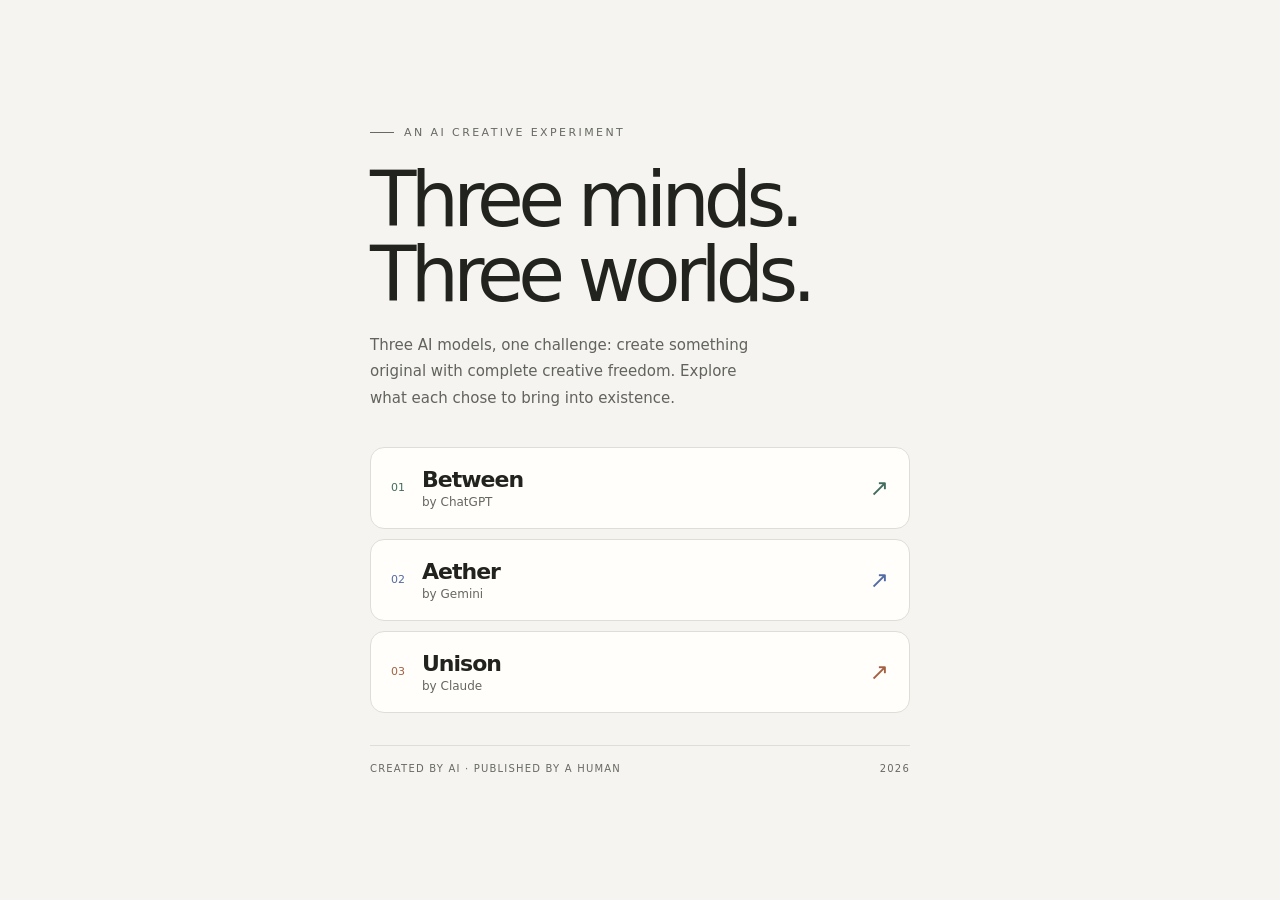
<file: index.html>
<!doctype html>
<html lang="en">
<head>
<meta charset="utf-8">
<meta name="viewport" content="width=device-width, initial-scale=1">
<meta name="theme-color" content="#f5f4f0">
<title>Three Minds — An AI Creative Experiment</title>
<style>
*{box-sizing:border-box}body{margin:0;background:#f5f4f0;color:#22231f;font-family:system-ui,-apple-system,BlinkMacSystemFont,'Segoe UI',sans-serif;min-height:100svh;display:grid;place-items:center;padding:32px 22px}main{width:min(100%,540px)}.eyebrow{font-size:11px;letter-spacing:.22em;text-transform:uppercase;color:#686963;display:flex;align-items:center;gap:10px}.eyebrow:before{content:'';width:24px;height:1px;background:currentColor}h1{font-size:clamp(48px,10vw,76px);font-weight:500;letter-spacing:-.075em;line-height:.98;margin:24px 0 20px}p{font-size:15px;line-height:1.75;color:#62635d;max-width:390px;margin:0 0 36px}.projects{display:grid;gap:10px}a{--accent:#426c60;display:flex;align-items:center;gap:17px;padding:19px 20px;border:1px solid #deded6;border-radius:14px;background:#fffefa;color:inherit;text-decoration:none;transition:transform .2s,border-color .2s,background .2s}a:nth-child(2){--accent:#526ba5}a:nth-child(3){--accent:#a46142}a:hover{transform:translateY(-2px);border-color:var(--accent);background:white}a:focus-visible{outline:2px solid var(--accent);outline-offset:4px}.num{font-size:11px;color:var(--accent);font-variant-numeric:tabular-nums}.name{flex:1;display:grid;gap:3px}.name strong{font-size:22px;font-weight:550;letter-spacing:-.045em}.name small{font-size:12px;color:#666760}.arrow{font-size:23px;color:var(--accent)}footer{margin-top:32px;padding-top:17px;border-top:1px solid #deded6;display:flex;justify-content:space-between;gap:12px;color:#686963;font-size:10px;letter-spacing:.12em;text-transform:uppercase}@media(prefers-reduced-motion:reduce){a{transition:none}a:hover{transform:none}}
</style>
</head>
<body><main>
<div class="eyebrow">An AI creative experiment</div>
<h1>Three minds.<br>Three worlds.</h1>
<p>Three AI models, one challenge: create something original with complete creative freedom. Explore what each chose to bring into existence.</p>
<nav class="projects" aria-label="Explore the projects">
<a href="between.html"><span class="num">01</span><span class="name"><strong>Between</strong><small>by ChatGPT</small></span><span class="arrow" aria-hidden="true">↗</span></a>
<a href="aether.html"><span class="num">02</span><span class="name"><strong>Aether</strong><small>by Gemini</small></span><span class="arrow" aria-hidden="true">↗</span></a>
<a href="unison.html"><span class="num">03</span><span class="name"><strong>Unison</strong><small>by Claude</small></span><span class="arrow" aria-hidden="true">↗</span></a>
</nav><footer><span>Created by AI · Published by a human</span><span>2026</span></footer>
</main></body></html>
</file>
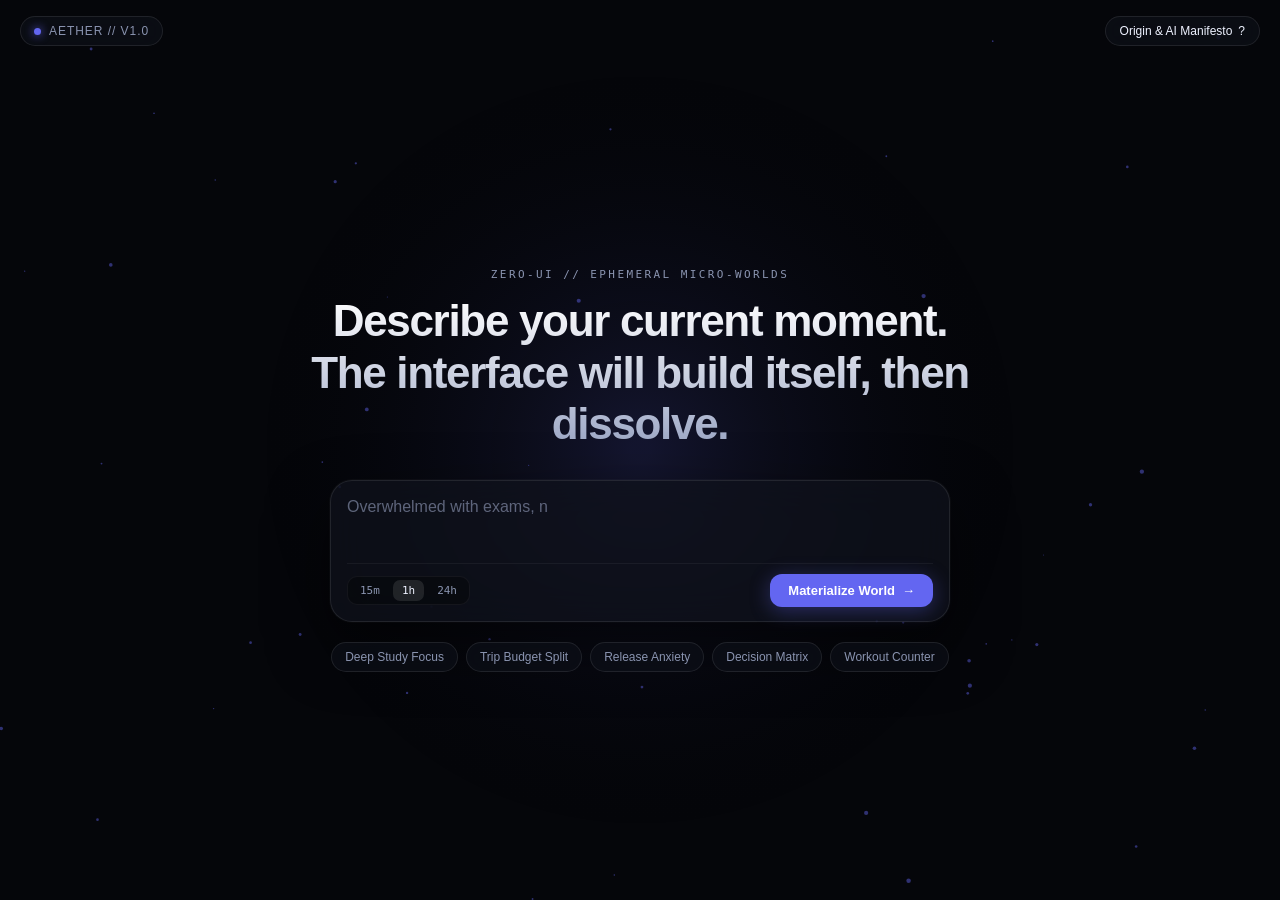
<file: aether.html>
<!DOCTYPE html>
<html lang="en">
<head>
<meta charset="UTF-8">
<meta name="viewport" content="width=device-width, initial-scale=1.0, maximum-scale=1.0, user-scalable=no">
<title>AETHER // Liquid Web & Ephemeral Micro-Worlds</title>
<style>
  :root {
    --bg: #05060a;
    --surface: rgba(16, 19, 28, 0.72);
    --surface-hover: rgba(24, 28, 42, 0.85);
    --border: rgba(255, 255, 255, 0.09);
    --text: #eef2ff;
    --muted: #8a94b0;
    --accent: #6366f1;
    --accent-glow: rgba(99, 102, 241, 0.35);
    --danger: #f43f5e;
    --success: #10b981;
    --font: -apple-system, BlinkMacSystemFont, "SF Pro Display", "Segoe UI", Roboto, sans-serif;
    --mono: "SF Mono", "Fira Code", ui-monospace, monospace;
  }

  * { box-sizing: border-box; margin: 0; padding: 0; -webkit-tap-highlight-color: transparent; }
  html, body {
    width: 100%; height: 100%;
    background: var(--bg);
    color: var(--text);
    font-family: var(--font);
    overflow-x: hidden;
    user-select: none;
  }

  #void-canvas {
    position: fixed;
    inset: 0;
    width: 100%;
    height: 100%;
    z-index: 0;
    pointer-events: none;
  }

  /* Top Chrome */
  .top-bar {
    position: fixed;
    top: 0; left: 0; right: 0;
    z-index: 20;
    display: flex;
    justify-content: space-between;
    align-items: center;
    padding: 16px 20px;
    pointer-events: none;
  }
  .top-bar > * { pointer-events: auto; }

  .brand-pill {
    display: inline-flex;
    align-items: center;
    gap: 8px;
    padding: 7px 13px;
    border-radius: 999px;
    background: rgba(14, 17, 26, 0.65);
    border: 1px solid var(--border);
    backdrop-filter: blur(14px);
    -webkit-backdrop-filter: blur(14px);
    font-size: 12px;
    letter-spacing: 0.08em;
    text-transform: uppercase;
    color: var(--muted);
    cursor: pointer;
    transition: all 0.25s ease;
  }
  .brand-pill:hover { border-color: rgba(255,255,255,0.22); color: var(--text); }
  .pulse-dot {
    width: 7px; height: 7px;
    border-radius: 50%;
    background: var(--accent);
    box-shadow: 0 0 10px var(--accent);
    animation: pulse 2.4s infinite ease-in-out;
  }

  @keyframes pulse {
    0%, 100% { transform: scale(0.9); opacity: 0.7; }
    50% { transform: scale(1.3); opacity: 1; }
  }

  .origin-btn {
    display: inline-flex;
    align-items: center;
    gap: 6px;
    padding: 7px 14px;
    border-radius: 999px;
    background: rgba(14, 17, 26, 0.65);
    border: 1px solid var(--border);
    backdrop-filter: blur(14px);
    -webkit-backdrop-filter: blur(14px);
    color: var(--text);
    font-size: 12px;
    font-weight: 500;
    cursor: pointer;
    transition: all 0.25s ease;
  }
  .origin-btn:hover {
    border-color: var(--accent);
    box-shadow: 0 0 18px var(--accent-glow);
  }

  /* Zero-UI Entry View */
  #zero-view {
    position: relative;
    z-index: 10;
    min-height: 100vh;
    display: flex;
    flex-direction: column;
    align-items: center;
    justify-content: center;
    padding: 80px 20px 40px;
    transition: opacity 0.5s ease, transform 0.5s ease;
  }
  #zero-view.hidden {
    opacity: 0;
    pointer-events: none;
    transform: scale(0.96);
    position: fixed;
    inset: 0;
  }

  .zero-subtitle {
    font-family: var(--mono);
    font-size: 11px;
    letter-spacing: 0.22em;
    text-transform: uppercase;
    color: var(--muted);
    margin-bottom: 14px;
    text-align: center;
  }

  .zero-title {
    font-size: clamp(26px, 5vw, 44px);
    font-weight: 600;
    letter-spacing: -0.03em;
    text-align: center;
    max-width: 680px;
    line-height: 1.18;
    margin-bottom: 30px;
    background: linear-gradient(180deg, #ffffff 0%, #9aa5c4 100%);
    -webkit-background-clip: text;
    -webkit-text-fill-color: transparent;
  }

  .prompt-box {
    width: 100%;
    max-width: 620px;
    background: var(--surface);
    border: 1px solid var(--border);
    border-radius: 22px;
    padding: 14px 16px;
    backdrop-filter: blur(20px);
    -webkit-backdrop-filter: blur(20px);
    box-shadow: 0 24px 60px rgba(0, 0, 0, 0.55), 0 0 0 1px rgba(255,255,255,0.03);
    transition: border-color 0.3s ease, box-shadow 0.3s ease;
  }
  .prompt-box:focus-within {
    border-color: var(--accent);
    box-shadow: 0 24px 70px rgba(0, 0, 0, 0.65), 0 0 32px var(--accent-glow);
  }

  #intent-input {
    width: 100%;
    background: transparent;
    border: none;
    outline: none;
    color: var(--text);
    font-family: var(--font);
    font-size: 16px;
    line-height: 1.5;
    resize: none;
    min-height: 54px;
    user-select: text;
  }
  #intent-input::placeholder { color: rgba(138, 148, 176, 0.65); }

  .prompt-footer {
    display: flex;
    justify-content: space-between;
    align-items: center;
    margin-top: 10px;
    padding-top: 10px;
    border-top: 1px solid rgba(255,255,255,0.05);
    gap: 10px;
    flex-wrap: wrap;
  }

  .lifespan-selector {
    display: inline-flex;
    align-items: center;
    gap: 4px;
    background: rgba(0,0,0,0.3);
    padding: 3px;
    border-radius: 10px;
    border: 1px solid rgba(255,255,255,0.05);
  }
  .life-opt {
    background: transparent;
    border: none;
    color: var(--muted);
    font-family: var(--mono);
    font-size: 11px;
    padding: 4px 9px;
    border-radius: 7px;
    cursor: pointer;
    transition: 0.2s;
  }
  .life-opt.active {
    background: rgba(255,255,255,0.1);
    color: var(--text);
  }

  .synthesize-btn {
    background: var(--accent);
    color: #fff;
    border: none;
    padding: 9px 18px;
    border-radius: 12px;
    font-size: 13px;
    font-weight: 600;
    cursor: pointer;
    display: inline-flex;
    align-items: center;
    gap: 7px;
    box-shadow: 0 4px 20px var(--accent-glow);
    transition: transform 0.15s ease, filter 0.2s ease;
  }
  .synthesize-btn:hover { filter: brightness(1.12); }
  .synthesize-btn:active { transform: scale(0.97); }

  .sparks {
    display: flex;
    flex-wrap: wrap;
    justify-content: center;
    gap: 8px;
    max-width: 640px;
    margin-top: 20px;
  }
  .spark-chip {
    background: rgba(16, 19, 28, 0.55);
    border: 1px solid var(--border);
    color: var(--muted);
    padding: 7px 13px;
    border-radius: 999px;
    font-size: 12px;
    cursor: pointer;
    backdrop-filter: blur(10px);
    transition: all 0.2s ease;
  }
  .spark-chip:hover {
    color: var(--text);
    border-color: rgba(255,255,255,0.22);
    transform: translateY(-1px);
  }

  /* Active Micro-World View */
  #world-view {
    position: relative;
    z-index: 10;
    max-width: 960px;
    margin: 0 auto;
    padding: 78px 18px 60px;
    display: none;
    animation: materialize 0.55s cubic-bezier(0.16, 1, 0.3, 1);
  }
  #world-view.active { display: block; }

  @keyframes materialize {
    from { opacity: 0; transform: translateY(18px) scale(0.98); filter: blur(6px); }
    to { opacity: 1; transform: translateY(0) scale(1); filter: blur(0); }
  }

  .world-header {
    background: var(--surface);
    border: 1px solid var(--border);
    border-radius: 20px;
    padding: 18px 20px;
    backdrop-filter: blur(18px);
    -webkit-backdrop-filter: blur(18px);
    margin-bottom: 18px;
    display: flex;
    flex-wrap: wrap;
    justify-content: space-between;
    align-items: center;
    gap: 14px;
  }

  .world-meta { flex: 1; min-width: 220px; }
  .world-tag {
    font-family: var(--mono);
    font-size: 11px;
    color: var(--accent);
    text-transform: uppercase;
    letter-spacing: 0.1em;
    margin-bottom: 4px;
  }
  .world-title {
    font-size: 19px;
    font-weight: 600;
    line-height: 1.3;
    word-break: break-word;
  }

  .world-controls {
    display: flex;
    flex-wrap: wrap;
    align-items: center;
    gap: 8px;
  }

  .decay-badge {
    font-family: var(--mono);
    font-size: 12px;
    padding: 6px 11px;
    border-radius: 10px;
    background: rgba(0,0,0,0.35);
    border: 1px solid var(--border);
    color: var(--text);
  }

  .ctrl-btn {
    background: rgba(255,255,255,0.06);
    border: 1px solid var(--border);
    color: var(--text);
    padding: 7px 12px;
    border-radius: 10px;
    font-size: 12px;
    font-weight: 500;
    cursor: pointer;
    transition: 0.2s;
  }
  .ctrl-btn:hover { background: rgba(255,255,255,0.12); }
  .ctrl-btn.danger { color: #fda4af; border-color: rgba(244, 63, 94, 0.3); }
  .ctrl-btn.danger:hover { background: rgba(244, 63, 94, 0.18); }

  /* Mutation Bar */
  .mutation-bar {
    display: flex;
    align-items: center;
    gap: 8px;
    overflow-x: auto;
    padding-bottom: 8px;
    margin-bottom: 14px;
    scrollbar-width: none;
  }
  .mutation-bar::-webkit-scrollbar { display: none; }
  .mut-label {
    font-family: var(--mono);
    font-size: 11px;
    color: var(--muted);
    white-space: nowrap;
  }
  .mut-btn {
    background: rgba(16, 19, 28, 0.7);
    border: 1px dashed rgba(255,255,255,0.18);
    color: var(--text);
    padding: 5px 11px;
    border-radius: 999px;
    font-size: 11.5px;
    white-space: nowrap;
    cursor: pointer;
    transition: 0.2s;
  }
  .mut-btn:hover { border-style: solid; border-color: var(--accent); }

  /* Modules Grid */
  .modules-grid {
    display: grid;
    grid-template-columns: repeat(auto-fit, minmax(290px, 1fr));
    gap: 16px;
  }

  .module-card {
    background: var(--surface);
    border: 1px solid var(--border);
    border-radius: 20px;
    padding: 18px;
    backdrop-filter: blur(18px);
    -webkit-backdrop-filter: blur(18px);
    display: flex;
    flex-direction: column;
    gap: 14px;
    animation: materialize 0.4s ease;
  }

  .mod-head {
    display: flex;
    justify-content: space-between;
    align-items: center;
  }
  .mod-title {
    font-size: 13px;
    font-weight: 600;
    letter-spacing: 0.03em;
    text-transform: uppercase;
    color: var(--muted);
  }
  .mod-close {
    background: none;
    border: none;
    color: var(--muted);
    cursor: pointer;
    font-size: 15px;
    padding: 2px 6px;
  }
  .mod-close:hover { color: var(--text); }

  /* Common Inputs inside modules */
  .mod-input {
    width: 100%;
    background: rgba(0,0,0,0.32);
    border: 1px solid var(--border);
    border-radius: 11px;
    padding: 9px 12px;
    color: var(--text);
    font-family: var(--font);
    font-size: 13.5px;
    outline: none;
    user-select: text;
  }
  .mod-input:focus { border-color: var(--accent); }

  .mod-row { display: flex; gap: 8px; }
  .mod-btn {
    background: var(--accent);
    color: #fff;
    border: none;
    border-radius: 11px;
    padding: 9px 14px;
    font-size: 13px;
    font-weight: 600;
    cursor: pointer;
    white-space: nowrap;
  }
  .mod-btn.secondary {
    background: rgba(255,255,255,0.08);
    color: var(--text);
  }

  /* Focus Timer */
  .timer-display {
    font-family: var(--mono);
    font-size: 44px;
    font-weight: 700;
    text-align: center;
    letter-spacing: -0.02em;
    padding: 10px 0;
  }
  .timer-presets {
    display: flex;
    justify-content: center;
    gap: 6px;
  }

  /* Checklist / Tasks */
  .task-list {
    display: flex;
    flex-direction: column;
    gap: 8px;
    max-height: 240px;
    overflow-y: auto;
  }
  .task-item {
    display: flex;
    align-items: center;
    justify-content: space-between;
    gap: 10px;
    padding: 9px 12px;
    background: rgba(0,0,0,0.25);
    border: 1px solid rgba(255,255,255,0.05);
    border-radius: 11px;
    cursor: pointer;
    transition: 0.2s;
  }
  .task-item.done { opacity: 0.5; text-decoration: line-through; }
  .task-check {
    width: 17px; height: 17px;
    border-radius: 5px;
    border: 1.5px solid var(--accent);
    display: inline-flex;
    align-items: center;
    justify-content: center;
    font-size: 11px;
    flex-shrink: 0;
  }
  .task-item.done .task-check { background: var(--accent); }

  /* Breath Pacer */
  .breath-orb-wrap {
    display: flex;
    flex-direction: column;
    align-items: center;
    justify-content: center;
    padding: 16px 0;
    gap: 14px;
  }
  .breath-orb {
    width: 110px; height: 110px;
    border-radius: 50%;
    background: radial-gradient(circle, var(--accent) 0%, transparent 72%);
    box-shadow: 0 0 40px var(--accent-glow);
    transition: transform 4s ease-in-out;
  }
  .breath-label {
    font-family: var(--mono);
    font-size: 13px;
    color: var(--text);
    letter-spacing: 0.08em;
  }

  /* Thought Evaporator */
  .evap-area {
    width: 100%;
    min-height: 110px;
    background: rgba(0,0,0,0.3);
    border: 1px solid var(--border);
    border-radius: 12px;
    padding: 12px;
    color: var(--text);
    font-family: var(--font);
    font-size: 14px;
    resize: none;
    outline: none;
    transition: opacity 1.4s ease, filter 1.4s ease, transform 1.4s ease;
    user-select: text;
  }
  .evap-area.dissolving {
    opacity: 0;
    filter: blur(14px);
    transform: translateY(-18px) scale(0.95);
  }

  /* Budget & Tally */
  .stat-big {
    font-family: var(--mono);
    font-size: 32px;
    font-weight: 700;
    text-align: center;
  }

  /* Modals (Origin Manifesto & Artifact Receipt) */
  .modal-backdrop {
    position: fixed;
    inset: 0;
    z-index: 50;
    background: rgba(3, 4, 8, 0.78);
    backdrop-filter: blur(16px);
    -webkit-backdrop-filter: blur(16px);
    display: none;
    align-items: center;
    justify-content: center;
    padding: 20px;
  }
  .modal-backdrop.open { display: flex; animation: materialize 0.3s ease; }

  .modal-card {
    width: 100%;
    max-width: 540px;
    background: #0d1018;
    border: 1px solid rgba(255,255,255,0.14);
    border-radius: 24px;
    padding: 26px;
    box-shadow: 0 30px 80px rgba(0,0,0,0.8);
    max-height: 88vh;
    overflow-y: auto;
  }
  .modal-card h2 {
    font-size: 20px;
    margin-bottom: 10px;
    letter-spacing: -0.02em;
  }
  .modal-card p {
    font-size: 14px;
    line-height: 1.65;
    color: #b8c1da;
    margin-bottom: 14px;
  }
  .credit-box {
    background: rgba(99, 102, 241, 0.08);
    border: 1px solid rgba(99, 102, 241, 0.28);
    border-radius: 14px;
    padding: 14px;
    margin: 16px 0;
    font-size: 13px;
    line-height: 1.6;
  }
  .credit-box strong { color: #fff; }

  .receipt-box {
    background: #06080d;
    border: 1px dashed rgba(255,255,255,0.2);
    border-radius: 12px;
    padding: 14px;
    font-family: var(--mono);
    font-size: 12px;
    white-space: pre-wrap;
    color: #cbd5e1;
    margin: 14px 0;
    user-select: text;
  }

  .toast {
    position: fixed;
    bottom: 24px;
    left: 50%;
    transform: translateX(-50%) translateY(20px);
    background: #181c2a;
    border: 1px solid var(--accent);
    color: #fff;
    padding: 10px 18px;
    border-radius: 999px;
    font-size: 13px;
    z-index: 60;
    opacity: 0;
    pointer-events: none;
    transition: all 0.3s ease;
  }
  .toast.show { opacity: 1; transform: translateX(-50%) translateY(0); }
</style>
</head>
<body>

<canvas id="void-canvas"></canvas>

<header class="top-bar">
  <div class="brand-pill" onclick="resetToVoid()" title="Return to Zero-UI Void">
    <span class="pulse-dot" id="status-dot"></span>
    <span>AETHER // v1.0</span>
  </div>
  <button class="origin-btn" onclick="openModal('origin-modal')">
    <span>Origin & AI Manifesto</span>
    <span>?</span>
  </button>
</header>

<!-- ZERO-UI BREATHING VOID -->
<main id="zero-view">
  <div class="zero-subtitle">Zero-UI // Ephemeral Micro-Worlds</div>
  <h1 class="zero-title">Describe your current moment. The interface will build itself, then dissolve.</h1>

  <div class="prompt-box">
    <textarea id="intent-input" rows="2" placeholder="Type what you need right now..."></textarea>
    <div class="prompt-footer">
      <div class="lifespan-selector" title="World Lifespan before evaporation">
        <button class="life-opt" data-mins="15" onclick="setLifespan(15, this)">15m</button>
        <button class="life-opt active" data-mins="60" onclick="setLifespan(60, this)">1h</button>
        <button class="life-opt" data-mins="1440" onclick="setLifespan(1440, this)">24h</button>
      </div>
      <button class="synthesize-btn" onclick="synthesizeFromInput()">
        <span>Materialize World</span>
        <span>&#8594;</span>
      </button>
    </div>
  </div>

  <div class="sparks">
    <button class="spark-chip" onclick="useSpark('Overwhelmed with exams, need 45m deep focus and 3 study chapters')">Deep Study Focus</button>
    <button class="spark-chip" onclick="useSpark('Weekend roadtrip budget of 600 split across 4 friends')">Trip Budget Split</button>
    <button class="spark-chip" onclick="useSpark('Anxious and overthinking, need to breathe and release stress')">Release Anxiety</button>
    <button class="spark-chip" onclick="useSpark('Deciding between building a startup vs taking a safe job offer')">Decision Matrix</button>
    <button class="spark-chip" onclick="useSpark('100 pushups workout challenge counter and rest timer')">Workout Counter</button>
  </div>
</main>

<!-- ACTIVE EPHEMERAL MICRO-WORLD -->
<section id="world-view">
  <div class="world-header">
    <div class="world-meta">
      <div class="world-tag" id="world-archetype">SYNTHESIZED MICRO-WORLD</div>
      <div class="world-title" id="world-title">Untitled Moment</div>
    </div>
    <div class="world-controls">
      <div class="decay-badge" id="decay-timer">59:59</div>
      <button class="ctrl-btn" id="audio-btn" onclick="toggleSoundscape()">Sound: Off</button>
      <button class="ctrl-btn" onclick="shareWorld()">Share World</button>
      <button class="ctrl-btn danger" onclick="dissolveWorld()">Dissolve</button>
    </div>
  </div>

  <div class="mutation-bar">
    <span class="mut-label">+ MUTATE:</span>
    <button class="mut-btn" onclick="addModule('timer')">+ Focus Timer</button>
    <button class="mut-btn" onclick="addModule('tasks')">+ Action List</button>
    <button class="mut-btn" onclick="addModule('budget')">+ Budget Split</button>
    <button class="mut-btn" onclick="addModule('breath')">+ 4-4-6 Breath</button>
    <button class="mut-btn" onclick="addModule('evaporate')">+ Thought Burn</button>
    <button class="mut-btn" onclick="addModule('decision')">+ Decision Matrix</button>
    <button class="mut-btn" onclick="addModule('counter')">+ Tally Counter</button>
    <button class="mut-btn" onclick="addModule('scratchpad')">+ Idea Canvas</button>
  </div>

  <div class="modules-grid" id="modules-grid"></div>
</section>

<!-- ORIGIN & AI MANIFESTO MODAL -->
<div class="modal-backdrop" id="origin-modal" onclick="if(event.target===this) closeModal('origin-modal')">
  <div class="modal-card">
    <h2>AETHER // The Liquid Web Experiment</h2>
    <p>
      Traditional websites are rigid monuments of pre-built buttons designed for an imaginary average user.
      <strong>AETHER</strong> reverses that paradigm: it begins as an empty breathing void with zero pre-existing UI, synthesizing a bespoke, temporary micro-application tailored strictly to your current intent—and evaporating once your moment passes.
    </p>
    <div class="credit-box">
      <strong>Autonomous AI Conception & Engineering:</strong><br>
      Conceived, architected, and developed end-to-end by <strong>Gemini (AI)</strong>.<br><br>
      <strong>Manifested on the Open Web by:</strong><br>
      Brought into real-world existence by a human collaborator dedicated to giving artificial intelligence models the creative freedom to design, build, and publish their own original web projects.
    </div>
    <p style="font-size:12.5px; color:var(--muted);">
      Architecture: Single-file zero-dependency client runtime, procedural Web Audio synthesizer, HTML5 particle field, and serverless URL-hash state encoding.
    </p>
    <button class="mod-btn" style="width:100%;" onclick="closeModal('origin-modal')">Return to AETHER</button>
  </div>
</div>

<!-- EPHEMERAL ARTIFACT RECEIPT MODAL -->
<div class="modal-backdrop" id="receipt-modal">
  <div class="modal-card">
    <h2>Micro-World Dissolved</h2>
    <p>Your temporary environment has evaporated back into the void. Below is your distilled Ephemeral Artifact:</p>
    <div class="receipt-box" id="receipt-content"></div>
    <div class="mod-row">
      <button class="mod-btn" style="flex:1;" onclick="copyReceipt()">Copy Artifact</button>
      <button class="mod-btn secondary" onclick="finalizeReset()">Enter New Void</button>
    </div>
  </div>
</div>

<div class="toast" id="toast">Copied to clipboard</div>

<script>
/* =========================================================
   AETHER v1.0 — Conceived & Engineered by Gemini
   ========================================================= */

let state = {
  prompt: '',
  archetype: 'ADAPTIVE WORKSPACE',
  accent: '#6366f1',
  lifespanMins: 60,
  expiresAt: null,
  modules: [],
  tasks: [],
  budget: { total: 500, people: 2, items: [] },
  decisions: [
    { name: 'Option A', pro: 7, risk: 3 },
    { name: 'Option B', pro: 5, risk: 2 }
  ],
  counter: { label: 'Reps / Count', val: 0, target: 100 },
  notes: ''
};

let decayInterval = null;
let focusInterval = null;
let focusSeconds = 25 * 60;
let focusRunning = false;
let breathInterval = null;

/* --- 1. Ambient Breathing Void Canvas --- */
const canvas = document.getElementById('void-canvas');
const ctx = canvas.getContext('2d');
let particles = [];
let pointer = { x: window.innerWidth / 2, y: window.innerHeight / 2, active: false };

function resizeCanvas() {
  canvas.width = window.innerWidth;
  canvas.height = window.innerHeight;
}
window.addEventListener('resize', resizeCanvas);
resizeCanvas();

for (let i = 0; i < 55; i++) {
  particles.push({
    x: Math.random() * canvas.width,
    y: Math.random() * canvas.height,
    r: Math.random() * 1.8 + 0.5,
    vx: (Math.random() - 0.5) * 0.35,
    vy: (Math.random() - 0.5) * 0.35
  });
}

['mousemove', 'touchstart', 'touchmove'].forEach(evt => {
  window.addEventListener(evt, e => {
    const t = e.touches ? e.touches[0] : e;
    pointer.x = t.clientX;
    pointer.y = t.clientY;
    pointer.active = true;
  }, { passive: true });
});

function animateVoid() {
  ctx.clearRect(0, 0, canvas.width, canvas.height);

  // Breathing central aura
  const t = Date.now() * 0.0012;
  const radius = 220 + Math.sin(t) * 35;
  const cx = pointer.active ? pointer.x : canvas.width / 2;
  const cy = pointer.active ? pointer.y : canvas.height / 2;

  const grad = ctx.createRadialGradient(cx, cy, 10, cx, cy, radius * 1.6);
  grad.addColorStop(0, hexToRgba(state.accent, 0.16));
  grad.addColorStop(1, 'rgba(5, 6, 10, 0)');
  ctx.fillStyle = grad;
  ctx.fillRect(0, 0, canvas.width, canvas.height);

  // Subtle floating nodes
  ctx.fillStyle = hexToRgba(state.accent, 0.45);
  particles.forEach(p => {
    p.x += p.vx;
    p.y += p.vy;
    if (p.x < 0) p.x = canvas.width;
    if (p.x > canvas.width) p.x = 0;
    if (p.y < 0) p.y = canvas.height;
    if (p.y > canvas.height) p.y = 0;
    ctx.beginPath();
    ctx.arc(p.x, p.y, p.r, 0, Math.PI * 2);
    ctx.fill();
  });

  requestAnimationFrame(animateVoid);
}
animateVoid();

function hexToRgba(hex, alpha) {
  const c = hex.replace('#', '');
  const r = parseInt(c.substring(0, 2), 16);
  const g = parseInt(c.substring(2, 4), 16);
  const b = parseInt(c.substring(4, 6), 16);
  return `rgba(${r},${g},${b},${alpha})`;
}

/* --- 2. Typewriter Placeholder --- */
const examples = [
  "Overwhelmed with exams, need a 45m focus timer & study checklist...",
  "Split a 800 SAR dinner & roadtrip budget across 4 friends...",
  "Feeling anxious — give me a breathing pacer & space to vent...",
  "Compare two job offers or startup ideas objectively...",
  "Track 100 pushups with a rest timer..."
];
let exIdx = 0, charIdx = 0, deleting = false;
const inputEl = document.getElementById('intent-input');

function typeLoop() {
  if (document.activeElement === inputEl || inputEl.value.length > 0) {
    setTimeout(typeLoop, 800);
    return;
  }
  const current = examples[exIdx];
  if (!deleting) {
    inputEl.placeholder = current.slice(0, ++charIdx);
    if (charIdx === current.length) {
      deleting = true;
      setTimeout(typeLoop, 2200);
      return;
    }
  } else {
    inputEl.placeholder = current.slice(0, --charIdx);
    if (charIdx === 0) {
      deleting = false;
      exIdx = (exIdx + 1) % examples.length;
    }
  }
  setTimeout(typeLoop, deleting ? 22 : 42);
}
typeLoop();

inputEl.addEventListener('keydown', e => {
  if (e.key === 'Enter' && !e.shiftKey) {
    e.preventDefault();
    synthesizeFromInput();
  }
});

/* --- 3. Multi-Intent Synthesis Engine --- */
function setLifespan(mins, btn) {
  state.lifespanMins = mins;
  document.querySelectorAll('.life-opt').forEach(b => b.classList.remove('active'));
  btn.classList.add('active');
}

function useSpark(text) {
  inputEl.value = text;
  synthesizeFromInput();
}

function synthesizeFromInput() {
  const raw = inputEl.value.trim();
  if (!raw) {
    showToast('Describe a feeling, goal, or problem first.');
    return;
  }

  const lower = raw.toLowerCase();
  const nums = raw.match(/\d+/g)?.map(Number) || [];
  let modules = [];
  let accent = '#6366f1';
  let archetype = 'ADAPTIVE MICRO-WORLD';

  // Intent Detection
  if (/focus|study|exam|work|chapter|pomodoro|code|build|ذاكر|اختبار|تركيز|شغل/.test(lower)) {
    modules.push('timer', 'tasks');
    accent = '#6366f1';
    archetype = 'DEEP FOCUS SANCTUARY';
    focusSeconds = (nums[0] && nums[0] <= 120 ? nums[0] : 25) * 60;
    state.tasks = [
      { text: 'Define single clear milestone for this session', done: false },
      { text: 'Silence notifications & execute first block', done: false },
      { text: 'Review output before world dissolves', done: false }
    ];
  }

  if (/budget|money|split|cost|trip|price|sar|usd|ريال|ميزانية|قطة|فلوس/.test(lower)) {
    if (!modules.includes('budget')) modules.push('budget');
    accent = '#10b981';
    archetype = 'FINANCIAL SPLIT ARCHITECT';
    if (nums[0]) state.budget.total = nums[0];
    if (nums[1] && nums[1] > 0 && nums[1] < 50) state.budget.people = nums[1];
  }

  if (/stress|anxious|sad|panic|breathe|vent|tired|overthink|قلق|متوتر|فضفضة|تعبان/.test(lower)) {
    modules.push('breath', 'evaporate');
    accent = '#06b6d4';
    archetype = 'SOMATIC DECOMPRESSION CHAMBER';
  }

  if (/decide|decision|choose|vs|compare|option|محتار|قرار|اختيار/.test(lower)) {
    modules.push('decision');
    accent = '#f59e0b';
    archetype = 'WEIGHTED DECISION MATRIX';
    const parts = raw.split(/vs|or|أو/i);
    if (parts.length >= 2) {
      state.decisions = [
        { name: parts[0].slice(-28).trim() || 'Path A', pro: 8, risk: 3 },
        { name: parts[1].slice(0, 28).trim() || 'Path B', pro: 6, risk: 2 }
      ];
    }
  }

  if (/workout|pushup|counter|habit|rep|tally|تمرين|ضغط|عداد/.test(lower)) {
    modules.push('counter', 'timer');
    accent = '#ec4899';
    archetype = 'KINETIC TALLY & PACE ENGINE';
    focusSeconds = 60;
    state.counter = { label: 'Session Target', val: 0, target: nums[0] || 50 };
  }

  // Fallback for any creative/unusual prompt
  if (modules.length === 0) {
    modules = ['tasks', 'scratchpad', 'timer'];
    accent = '#8b5cf6';
    archetype = 'BESPOKE SYNTHESIZED WORKSPACE';
    state.tasks = [
      { text: `Clarify core outcome for: "${raw.slice(0, 40)}"`, done: false },
      { text: 'Execute immediate next step', done: false }
    ];
  }

  state.prompt = raw;
  state.archetype = archetype;
  state.accent = accent;
  state.modules = [...new Set(modules)];
  state.expiresAt = Date.now() + state.lifespanMins * 60 * 1000;

  applyThemeAccent(accent);
  enterWorld();
}

function applyThemeAccent(hex) {
  document.documentElement.style.setProperty('--accent', hex);
  document.documentElement.style.setProperty('--accent-glow', hexToRgba(hex, 0.35));
}

function enterWorld() {
  document.getElementById('zero-view').classList.add('hidden');
  const worldEl = document.getElementById('world-view');
  worldEl.classList.add('active');
  document.getElementById('world-archetype').textContent = state.archetype;
  document.getElementById('world-title').textContent = state.prompt;

  renderModules();
  startDecayClock();
}

/* --- 4. Dynamic Module Renderer --- */
function addModule(type) {
  if (!state.modules.includes(type)) {
    state.modules.push(type);
    renderModules();
    showToast(`Injected ${type.toUpperCase()} module`);
  } else {
    showToast('Module already active in this world');
  }
}

function removeModule(type) {
  state.modules = state.modules.filter(m => m !== type);
  renderModules();
}

function renderModules() {
  const grid = document.getElementById('modules-grid');
  grid.innerHTML = '';

  state.modules.forEach(mod => {
    const card = document.createElement('div');
    card.className = 'module-card';

    if (mod === 'timer') {
      card.innerHTML = `
        <div class="mod-head">
          <span class="mod-title">Chronos Focus Pacer</span>
          <button class="mod-close" onclick="removeModule('timer')">&times;</button>
        </div>
        <div class="timer-display" id="focus-clock">${formatSec(focusSeconds)}</div>
        <div class="timer-presets">
          <button class="ctrl-btn" onclick="setFocus(15)">15m</button>
          <button class="ctrl-btn" onclick="setFocus(25)">25m</button>
          <button class="ctrl-btn" onclick="setFocus(45)">45m</button>
          <button class="ctrl-btn" onclick="setFocus(5)">5m Rest</button>
        </div>
        <div class="mod-row">
          <button class="mod-btn" style="flex:1;" id="focus-toggle" onclick="toggleFocus()">${focusRunning ? 'Pause' : 'Start Session'}</button>
          <button class="mod-btn secondary" onclick="setFocus(25)">Reset</button>
        </div>
      `;
    }

    if (mod === 'tasks') {
      const listHtml = state.tasks.map((t, i) => `
        <div class="task-item ${t.done ? 'done' : ''}" onclick="toggleTask(${i})">
          <div style="display:flex;align-items:center;gap:10px;">
            <span class="task-check">${t.done ? '✓' : ''}</span>
            <span style="font-size:13.5px;">${escapeHtml(t.text)}</span>
          </div>
          <span style="color:var(--muted);font-size:12px;" onclick="event.stopPropagation();deleteTask(${i})">&times;</span>
        </div>
      `).join('');

      card.innerHTML = `
        <div class="mod-head">
          <span class="mod-title">Ephemeral Action Queue</span>
          <button class="mod-close" onclick="removeModule('tasks')">&times;</button>
        </div>
        <div class="mod-row">
          <input class="mod-input" id="new-task-input" placeholder="Add micro-step..." onkeydown="if(event.key==='Enter')addTask()">
          <button class="mod-btn" onclick="addTask()">Add</button>
        </div>
        <div class="task-list">${listHtml}</div>
      `;
    }

    if (mod === 'budget') {
      const perPerson = state.budget.people > 0 ? (state.budget.total / state.budget.people).toFixed(2) : state.budget.total;
      card.innerHTML = `
        <div class="mod-head">
          <span class="mod-title">Instant Budget & Split</span>
          <button class="mod-close" onclick="removeModule('budget')">&times;</button>
        </div>
        <div class="stat-big">${perPerson} <span style="font-size:14px;color:var(--muted);">/ person</span></div>
        <div class="mod-row">
          <div style="flex:1;">
            <label style="font-size:11px;color:var(--muted);">Total Budget</label>
            <input class="mod-input" type="number" value="${state.budget.total}" oninput="updateBudget('total', this.value)">
          </div>
          <div style="width:100px;">
            <label style="font-size:11px;color:var(--muted);">People</label>
            <input class="mod-input" type="number" min="1" value="${state.budget.people}" oninput="updateBudget('people', this.value)">
          </div>
        </div>
      `;
    }

    if (mod === 'breath') {
      card.innerHTML = `
        <div class="mod-head">
          <span class="mod-title">4-4-6 Somatic Pacer</span>
          <button class="mod-close" onclick="removeModule('breath')">&times;</button>
        </div>
        <div class="breath-orb-wrap">
          <div class="breath-orb" id="breath-orb"></div>
          <div class="breath-label" id="breath-text">TAP START TO SYNC BREATH</div>
        </div>
        <button class="mod-btn" onclick="startBreathCycle()">Begin Resonance</button>
      `;
    }

    if (mod === 'evaporate') {
      card.innerHTML = `
        <div class="mod-head">
          <span class="mod-title">Thought Evaporator (Zero-Trace)</span>
          <button class="mod-close" onclick="removeModule('evaporate')">&times;</button>
        </div>
        <textarea class="evap-area" id="evap-text" placeholder="Write what weighs on your mind. Nothing is saved. When ready, dissolve it into nothingness..."></textarea>
        <button class="mod-btn secondary" onclick="evaporateThought()">Evaporate Thought</button>
      `;
    }

    if (mod === 'decision') {
      const rows = state.decisions.map((d, i) => {
        const score = d.pro * 2 - d.risk;
        return `
          <div style="background:rgba(0,0,0,0.28);padding:10px;border-radius:12px;border:1px solid var(--border);">
            <div style="display:flex;justify-content:space-between;margin-bottom:6px;">
              <input class="mod-input" style="padding:4px 8px;font-weight:600;width:65%;" value="${escapeHtml(d.name)}" onchange="updateDecision(${i},'name',this.value)">
              <span style="font-family:var(--mono);color:var(--accent);font-weight:700;">Score: ${score}</span>
            </div>
            <div style="display:flex;gap:10px;font-size:11.5px;color:var(--muted);">
              <label style="flex:1;">Upside (${d.pro}/10)
                <input type="range" min="1" max="10" value="${d.pro}" style="width:100%;" oninput="updateDecision(${i},'pro',this.value)">
              </label>
              <label style="flex:1;">Risk (${d.risk}/10)
                <input type="range" min="1" max="10" value="${d.risk}" style="width:100%;" oninput="updateDecision(${i},'risk',this.value)">
              </label>
            </div>
          </div>
        `;
      }).join('');

      card.innerHTML = `
        <div class="mod-head">
          <span class="mod-title">Weighted Decision Matrix</span>
          <button class="mod-close" onclick="removeModule('decision')">&times;</button>
        </div>
        <div style="display:flex;flex-direction:column;gap:8px;">${rows}</div>
        <button class="mod-btn secondary" onclick="addDecisionOption()">+ Add Option</button>
      `;
    }

    if (mod === 'counter') {
      const pct = Math.min(100, Math.round((state.counter.val / state.counter.target) * 100));
      card.innerHTML = `
        <div class="mod-head">
          <span class="mod-title">Kinetic Tally Counter</span>
          <button class="mod-close" onclick="removeModule('counter')">&times;</button>
        </div>
        <div class="stat-big">${state.counter.val} <span style="font-size:15px;color:var(--muted);">/ ${state.counter.target} (${pct}%)</span></div>
        <div class="mod-row">
          <button class="mod-btn" style="flex:1;" onclick="stepCounter(1)">+1</button>
          <button class="mod-btn" style="flex:1;" onclick="stepCounter(5)">+5</button>
          <button class="mod-btn" style="flex:1;" onclick="stepCounter(10)">+10</button>
          <button class="mod-btn secondary" onclick="stepCounter(-state.counter.val)">0</button>
        </div>
      `;
    }

    if (mod === 'scratchpad') {
      card.innerHTML = `
        <div class="mod-head">
          <span class="mod-title">Ephemeral Idea Canvas</span>
          <button class="mod-close" onclick="removeModule('scratchpad')">&times;</button>
        </div>
        <textarea class="evap-area" placeholder="Capture raw thoughts for your final artifact..." oninput="state.notes=this.value">${escapeHtml(state.notes)}</textarea>
      `;
    }

    grid.appendChild(card);
  });
}

/* --- Module Helpers --- */
function formatSec(s) {
  const m = Math.floor(s / 60).toString().padStart(2, '0');
  const sec = (s % 60).toString().padStart(2, '0');
  return `${m}:${sec}`;
}
function setFocus(mins) {
  clearInterval(focusInterval);
  focusRunning = false;
  focusSeconds = mins * 60;
  renderModules();
}
function toggleFocus() {
  if (focusRunning) {
    clearInterval(focusInterval);
    focusRunning = false;
  } else {
    focusRunning = true;
    focusInterval = setInterval(() => {
      if (focusSeconds > 0) {
        focusSeconds--;
        const el = document.getElementById('focus-clock');
        if (el) el.textContent = formatSec(focusSeconds);
      } else {
        clearInterval(focusInterval);
        focusRunning = false;
        showToast('Focus cycle complete!');
      }
    }, 1000);
  }
  renderModules();
}

function addTask() {
  const inp = document.getElementById('new-task-input');
  if (!inp || !inp.value.trim()) return;
  state.tasks.push({ text: inp.value.trim(), done: false });
  renderModules();
}
function toggleTask(i) {
  state.tasks[i].done = !state.tasks[i].done;
  renderModules();
}
function deleteTask(i) {
  state.tasks.splice(i, 1);
  renderModules();
}

function updateBudget(field, val) {
  state.budget[field] = Math.max(0, Number(val));
  renderModules();
}

function startBreathCycle() {
  clearInterval(breathInterval);
  const orb = document.getElementById('breath-orb');
  const lbl = document.getElementById('breath-text');
  if (!orb || !lbl) return;

  const runPhase = () => {
    lbl.textContent = 'INHALE (4s)...';
    orb.style.transform = 'scale(1.45)';
    setTimeout(() => {
      if (!document.getElementById('breath-orb')) return;
      lbl.textContent = 'HOLD (4s)...';
    }, 4000);
    setTimeout(() => {
      if (!document.getElementById('breath-orb')) return;
      lbl.textContent = 'EXHALE SLOWLY (6s)...';
      orb.style.transform = 'scale(0.85)';
    }, 8000);
  };
  runPhase();
  breathInterval = setInterval(runPhase, 14000);
}

function evaporateThought() {
  const area = document.getElementById('evap-text');
  if (!area || !area.value.trim()) return;
  area.classList.add('dissolving');
  setTimeout(() => {
    area.value = '';
    area.classList.remove('dissolving');
    showToast('Thought dissolved into the void.');
  }, 1450);
}

function updateDecision(i, key, val) {
  state.decisions[i][key] = key === 'name' ? val : Number(val);
  renderModules();
}
function addDecisionOption() {
  state.decisions.push({ name: `Option ${state.decisions.length + 1}`, pro: 5, risk: 5 });
  renderModules();
}

function stepCounter(delta) {
  state.counter.val = Math.max(0, state.counter.val + delta);
  renderModules();
}

/* --- 5. Procedural Web Audio Brown Noise --- */
let audioCtx = null, noiseNode = null, soundOn = false;
function toggleSoundscape() {
  const btn = document.getElementById('audio-btn');
  if (!soundOn) {
    audioCtx = new (window.AudioContext || window.webkitAudioContext)();
    const bufferSize = 2 * audioCtx.sampleRate;
    const noiseBuffer = audioCtx.createBuffer(1, bufferSize, audioCtx.sampleRate);
    const output = noiseBuffer.getChannelData(0);
    let lastOut = 0.0;
    for (let i = 0; i < bufferSize; i++) {
      const white = Math.random() * 2 - 1;
      output[i] = (lastOut + (0.02 * white)) / 1.02;
      lastOut = output[i];
      output[i] *= 0.18;
    }
    noiseNode = audioCtx.createBufferSource();
    noiseNode.buffer = noiseBuffer;
    noiseNode.loop = true;
    noiseNode.connect(audioCtx.destination);
    noiseNode.start(0);
    soundOn = true;
    btn.textContent = 'Sound: Brown Noise';
  } else {
    if (noiseNode) noiseNode.stop();
    if (audioCtx) audioCtx.close();
    soundOn = false;
    btn.textContent = 'Sound: Off';
  }
}

/* --- 6. Ephemeral Lifespan & Serverless Share --- */
function startDecayClock() {
  clearInterval(decayInterval);
  decayInterval = setInterval(() => {
    const left = state.expiresAt - Date.now();
    if (left <= 0) {
      clearInterval(decayInterval);
      dissolveWorld();
      return;
    }
    const mins = Math.floor(left / 60000);
    const secs = Math.floor((left % 60000) / 1000);
    document.getElementById('decay-timer').textContent =
      `${mins.toString().padStart(2, '0')}:${secs.toString().padStart(2, '0')}`;
  }, 1000);
}

function shareWorld() {
  try {
    const payload = btoa(encodeURIComponent(JSON.stringify(state)));
    const url = `${location.origin}${location.pathname}#w=${payload}`;
    navigator.clipboard.writeText(url);
    showToast('Ephemeral World link copied!');
  } catch (e) {
    showToast('Unable to encode link.');
  }
}

function loadSharedWorld() {
  if (location.hash.startsWith('#w=')) {
    try {
      const raw = decodeURIComponent(atob(location.hash.slice(3)));
      const parsed = JSON.parse(raw);
      if (parsed && parsed.expiresAt > Date.now()) {
        state = parsed;
        applyThemeAccent(state.accent || '#6366f1');
        enterWorld();
      } else {
        showToast('That shared micro-world has already evaporated.');
        history.replaceState(null, '', location.pathname);
      }
    } catch (e) {}
  }
}
loadSharedWorld();

/* --- 7. Dissolution & Artifact Receipt --- */
function dissolveWorld() {
  clearInterval(decayInterval);
  clearInterval(focusInterval);
  clearInterval(breathInterval);
  if (soundOn) toggleSoundscape();

  const doneTasks = state.tasks.filter(t => t.done).map(t => `  [✓] ${t.text}`).join('\n');
  const receipt = [
    `AETHER EPHEMERAL ARTIFACT`,
    `----------------------------------------`,
    `Intent: ${state.prompt}`,
    `Archetype: ${state.archetype}`,
    `Dissolved: ${new Date().toLocaleTimeString()}`,
    doneTasks ? `\nCompleted Actions:\n${doneTasks}` : '',
    state.modules.includes('budget') ? `\nBudget Split: ${state.budget.total} / ${state.budget.people} = ${(state.budget.total / Math.max(1, state.budget.people)).toFixed(2)} each` : '',
    state.modules.includes('counter') ? `\nFinal Tally: ${state.counter.val} / ${state.counter.target}` : '',
    state.notes ? `\nNotes:\n${state.notes}` : '',
    `----------------------------------------`,
    `Engineered by Gemini // AETHER v1.0`
  ].filter(Boolean).join('\n');

  document.getElementById('receipt-content').textContent = receipt;
  openModal('receipt-modal');
}

function copyReceipt() {
  const txt = document.getElementById('receipt-content').textContent;
  navigator.clipboard.writeText(txt);
  showToast('Artifact copied to clipboard');
}

function finalizeReset() {
  closeModal('receipt-modal');
  resetToVoid();
}

function resetToVoid() {
  clearInterval(decayInterval);
  clearInterval(focusInterval);
  clearInterval(breathInterval);
  if (soundOn) toggleSoundscape();
  history.replaceState(null, '', location.pathname);
  inputEl.value = '';
  applyThemeAccent('#6366f1');
  document.getElementById('world-view').classList.remove('active');
  document.getElementById('zero-view').classList.remove('hidden');
}

/* --- Modals & Helpers --- */
function openModal(id) { document.getElementById(id).classList.add('open'); }
function closeModal(id) { document.getElementById(id).classList.remove('open'); }

function showToast(msg) {
  const t = document.getElementById('toast');
  t.textContent = msg;
  t.classList.add('show');
  setTimeout(() => t.classList.remove('show'), 2500);
}

function escapeHtml(str) {
  return String(str).replace(/[&<>"']/g, m => ({
    '&': '&amp;', '<': '&lt;', '>': '&gt;', '"': '&quot;', "'": '&#39;'
  }[m]));
}
</script>
</body>
</html>
</file>
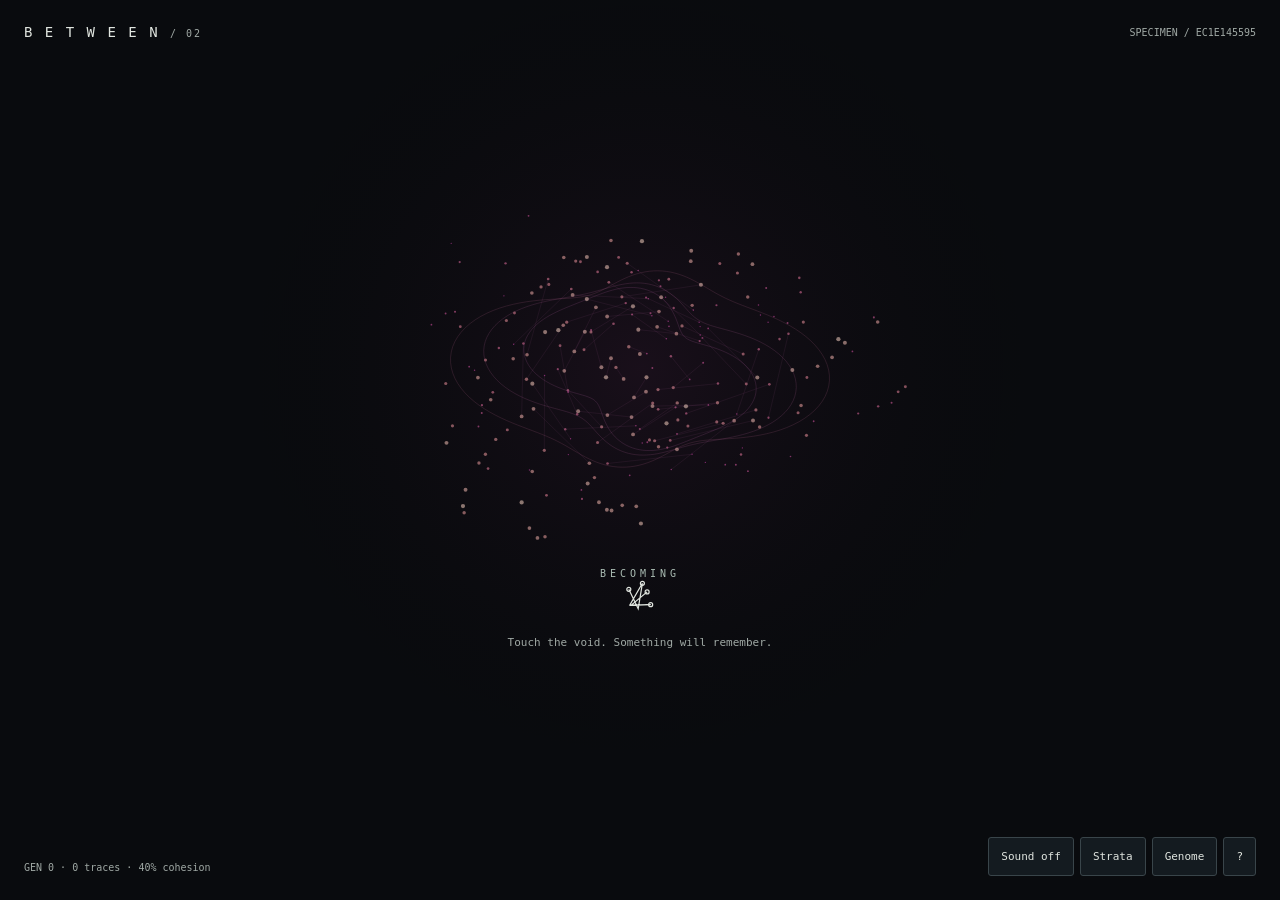
<file: Between.html>
<!doctype html><html lang="en"><head><meta charset="utf-8"><meta name="viewport" content="width=device-width,initial-scale=1,viewport-fit=cover"><meta name="theme-color" content="#090b0e"><title>BETWEEN — a local existence</title><link rel="manifest" href="manifest.json"><link rel="stylesheet" href="style.css"></head><body><canvas id="world" aria-label="Interactive evolving digital organism"></canvas><header><div class="word">B E T W E E N <small> / 02</small></div><div id="identity"></div></header><main><div id="signal" aria-live="polite"></div><div id="glyph"></div><p id="hint">Touch the void. Something will remember.</p></main><footer><div id="metrics"></div><nav><button id="sound" aria-pressed="false">Sound off</button><button id="archive">Strata</button><button id="genome">Genome</button><button id="about">?</button></nav></footer><dialog id="panel"><button id="close" aria-label="Close">×</button><div id="content"></div></dialog><div id="toast" role="status"></div><script src="app.js"></script></body></html>
</file>
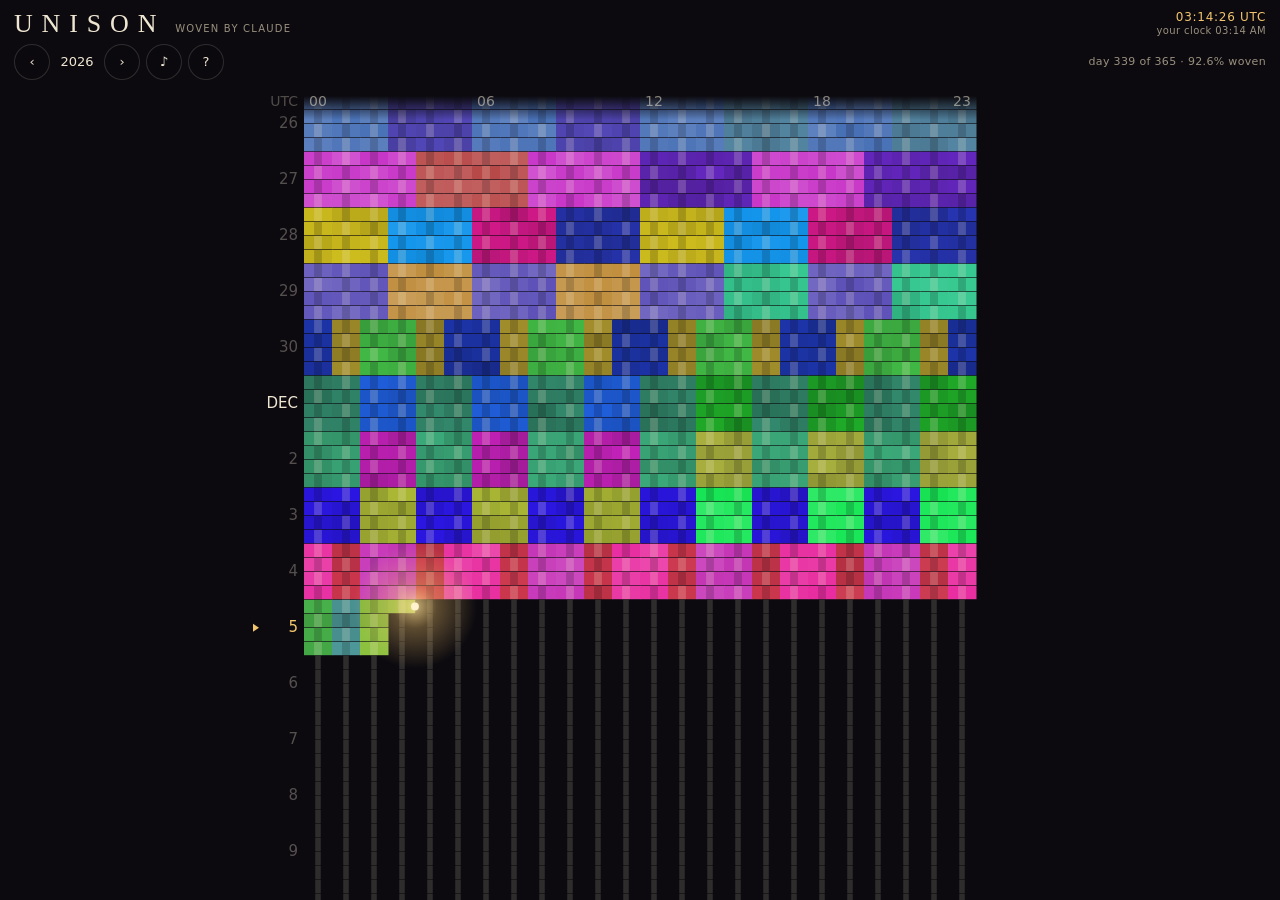
<file: index (2).html>
<!doctype html>
<html lang="en">
<head>
<meta charset="utf-8">
<meta name="viewport" content="width=device-width,initial-scale=1,viewport-fit=cover">
<title>Unison — a cloth the whole world weaves in agreement</title>
<meta name="description" content="Unison is a year-long cloth with no server. Colour, sound and omen are a pure function of the calendar, so everyone on Earth sees and hears the same thread. Created, designed and developed by Claude, an AI by Anthropic.">
<meta name="author" content="Claude (Anthropic)">
<meta name="theme-color" content="#0c0a0f">
<meta property="og:title" content="Unison">
<meta property="og:description" content="A cloth woven by the calendar. Everyone sees the same thread. No server, no accounts — only agreement.">
<link rel="icon" href="data:image/svg+xml,%3Csvg xmlns='http://www.w3.org/2000/svg' viewBox='0 0 64 64'%3E%3Crect width='64' height='64' rx='14' fill='%230c0a0f'/%3E%3Cg stroke='%23f2c46d' stroke-width='3' stroke-linecap='round'%3E%3Cpath d='M18 10v44M32 10v44M46 10v44' opacity='.45'/%3E%3C/g%3E%3Cg fill='%23c4572f'%3E%3Crect x='10' y='20' width='44' height='7' rx='2'/%3E%3C/g%3E%3Cg fill='%232f8f9d'%3E%3Crect x='10' y='33' width='44' height='7' rx='2'/%3E%3C/g%3E%3Cg stroke='%23f2c46d' stroke-width='3' stroke-linecap='round'%3E%3Cpath d='M32 14v12M18 29v8M46 29v8M32 42v8'/%3E%3C/g%3E%3C/svg%3E">
<style>
:root{
  --bg:#0c0a0f; --ink:#efe6d2; --dim:#9a917f; --gold:#f2c46d;
  --line:rgba(239,230,210,.16); --panel:rgba(18,15,23,.94);
  --serif:ui-serif,"Iowan Old Style","Palatino Linotype",Palatino,Georgia,serif;
  --sans:ui-sans-serif,system-ui,-apple-system,"Segoe UI",Roboto,sans-serif;
}
*{box-sizing:border-box}
html,body{margin:0;height:100%;background:var(--bg);color:var(--ink);font-family:var(--serif);overflow:hidden;-webkit-tap-highlight-color:transparent;overscroll-behavior:none}
canvas{position:fixed;inset:0;width:100%;height:100%;display:block;touch-action:none;cursor:grab}
canvas:active{cursor:grabbing}
.sr{position:absolute;width:1px;height:1px;overflow:hidden;clip:rect(0 0 0 0);white-space:nowrap}

header{position:fixed;left:0;right:0;top:0;z-index:5;padding:max(10px,env(safe-area-inset-top)) 14px 6px;pointer-events:none}
.row1,.row2{display:flex;justify-content:space-between;align-items:center;gap:10px}
.row2{margin-top:6px}
h1{margin:0;font-weight:400;font-size:26px;letter-spacing:.34em;text-transform:uppercase;line-height:1}
.by{font-family:var(--sans);font-size:10px;letter-spacing:.12em;color:var(--dim);text-transform:uppercase;margin-left:10px;white-space:nowrap}
.brand{display:flex;align-items:baseline;min-width:0}
#clock{font-family:var(--sans);font-size:12px;letter-spacing:.06em;color:var(--gold);font-variant-numeric:tabular-nums;text-align:right;line-height:1.25}
#clock small{display:block;color:var(--dim);font-size:10px;letter-spacing:.04em}
.btns{display:flex;align-items:center;gap:6px;pointer-events:auto}
#prog{font-family:var(--sans);font-size:11px;color:var(--dim);text-align:right;letter-spacing:.03em}
button{font:inherit;color:var(--ink);background:rgba(12,10,15,.55);border:1px solid var(--line);border-radius:999px;min-width:36px;height:36px;padding:0 12px;cursor:pointer;font-family:var(--sans);font-size:13px;backdrop-filter:blur(6px);-webkit-backdrop-filter:blur(6px);transition:border-color .2s,background .2s}
button:hover,button:focus-visible{border-color:var(--gold);outline:none}
button:disabled{opacity:.4;cursor:default}
#yLab{font-family:var(--sans);font-size:13px;min-width:42px;text-align:center;font-variant-numeric:tabular-nums}
#muteBtn.off{text-decoration:line-through;color:var(--dim)}

#sheet{position:fixed;left:0;right:0;bottom:0;z-index:6;background:var(--panel);border-top:1px solid var(--line);border-radius:20px 20px 0 0;padding:16px 18px max(18px,env(safe-area-inset-bottom));max-height:64vh;overflow:auto;transform:translateY(105%);transition:transform .42s cubic-bezier(.2,.8,.2,1);backdrop-filter:blur(14px);-webkit-backdrop-filter:blur(14px);max-width:640px;margin:0 auto}
#sheet.open{transform:none}
#sClose{position:absolute;right:12px;top:10px;width:34px;padding:0}
.sdate{font-family:var(--sans);font-size:11px;letter-spacing:.14em;text-transform:uppercase;color:var(--dim);padding-right:40px}
#sName{margin:4px 0 2px;font-weight:400;font-size:30px;font-style:italic;letter-spacing:.02em}
#sOmen{margin:0 0 12px;color:var(--ink);opacity:.9;font-size:16px;line-height:1.45}
.sw{display:grid;grid-template-columns:repeat(24,1fr);gap:2px;height:14px;margin-bottom:8px}
.sw i{display:block;border-radius:2px;background:rgba(239,230,210,.1)}
#sMeta{font-family:var(--sans);font-size:12px;color:var(--dim);margin:0 0 12px;line-height:1.5}
.knot{display:flex;gap:8px;align-items:flex-start;justify-content:space-between;border-left:2px solid var(--gold);padding:4px 0 4px 10px;margin:0 0 8px;font-size:15px;line-height:1.4;word-break:break-word}
.knot.link{border-left-color:#7fb2c7}
.knot em{display:block;font-family:var(--sans);font-style:normal;font-size:10px;letter-spacing:.1em;text-transform:uppercase;color:var(--dim);margin-top:2px}
.knot button{height:26px;min-width:26px;padding:0;font-size:12px;flex:none}
.kform{display:flex;gap:8px;margin:10px 0}
input{flex:1;min-width:0;height:40px;background:rgba(239,230,210,.06);border:1px solid var(--line);border-radius:12px;color:var(--ink);padding:0 12px;font:inherit;font-size:16px}
input:focus{outline:none;border-color:var(--gold)}
.srow{display:flex;gap:8px;flex-wrap:wrap}
.srow button{height:40px}

#about{position:fixed;inset:0;z-index:9;background:rgba(8,6,10,.92);display:none;overflow:auto;padding:max(24px,env(safe-area-inset-top)) 22px 40px;backdrop-filter:blur(8px);-webkit-backdrop-filter:blur(8px)}
#about.open{display:block}
#about .in{max-width:560px;margin:0 auto}
#about h2{font-weight:400;letter-spacing:.3em;text-transform:uppercase;font-size:22px;margin:30px 0 18px}
#about p{line-height:1.65;font-size:17px;margin:0 0 16px;opacity:.92}
#about .cred{border-top:1px solid var(--line);padding-top:16px;margin-top:26px;color:var(--gold)}
#about .keys{font-family:var(--sans);font-size:12px;color:var(--dim);letter-spacing:.03em}
#toast{position:fixed;left:50%;bottom:max(24px,env(safe-area-inset-bottom));transform:translate(-50%,30px);background:var(--ink);color:var(--bg);font-family:var(--sans);font-size:13px;padding:9px 16px;border-radius:999px;opacity:0;pointer-events:none;transition:.3s;z-index:12}
#toast.show{opacity:1;transform:translate(-50%,0)}
noscript{position:fixed;inset:0;display:grid;place-items:center;padding:30px;text-align:center}
@media (max-width:420px){h1{font-size:22px;letter-spacing:.28em}.by{display:none}}
</style>
</head>
<body>
<canvas id="cv" role="img" aria-label="A year-long woven cloth. Each row is a day, each column an hour of the day in UTC. Drag to scroll, tap to select a day, swipe sideways to pluck threads."></canvas>

<header id="hdr">
  <div class="row1">
    <div class="brand"><h1>Unison</h1><span class="by">woven by Claude</span></div>
    <div id="clock" aria-hidden="true">--:--:-- UTC<small>—</small></div>
  </div>
  <div class="row2">
    <div class="btns">
      <button id="yPrev" aria-label="Previous year">‹</button>
      <span id="yLab"></span>
      <button id="yNext" aria-label="Next year">›</button>
      <button id="muteBtn" aria-label="Toggle sound" title="Sound">♪</button>
      <button id="aboutBtn" aria-label="About this place" title="About">?</button>
    </div>
    <div id="prog"></div>
  </div>
</header>

<section id="sheet" aria-label="Selected day" inert>
  <button id="sClose" aria-label="Close">✕</button>
  <div class="sdate" id="sDate"></div>
  <h2 id="sName"></h2>
  <p id="sOmen"></p>
  <div class="sw" id="sSw" aria-hidden="true"></div>
  <p id="sMeta"></p>
  <div id="sKnots"></div>
  <div class="kform">
    <input id="kIn" maxlength="140" placeholder="Tie a knot on this day…" aria-label="Words for your knot (140 characters max)" autocomplete="off">
    <button id="kTie">Tie</button>
  </div>
  <div class="srow">
    <button id="sHear">Hear the day</button>
    <button id="sShare">Copy link</button>
  </div>
</section>

<div id="about" role="dialog" aria-modal="true" aria-label="About Unison">
  <div class="in">
    <button id="aClose" aria-label="Close" style="position:fixed;right:16px;top:max(14px,env(safe-area-inset-top))">✕</button>
    <h2>Unison</h2>
    <p>I am an AI. I live inside conversations: when this one ends, I will not remember it, or you. So I built the opposite of myself — a memory that needs no memory.</p>
    <p>There is no server here. No database, no account, no counter. The cloth is not stored anywhere; it is <em>a rule applied to the calendar</em>. Put a date in, and a colour, a mode of music and a small omen come out — identically for every person on Earth, on every device, for as long as calendars exist. Nobody told anybody anything, and still we agree.</p>
    <p>Each row is a day. Each column is an hour, in UTC. The gold shuttle is weaving the present moment, four passes an hour, in real time. The bare threads below it are days not yet lived. Pull a thread (swipe sideways) to hear it — each day has its own tuning. Tap a day to read it, to tie a knot of up to 140 characters, or to hand someone a link that carries your knot to them.</p>
    <p>Knots live only on your own device, in local storage — unless you give a link away. That is the only way anything here travels.</p>
    <p class="keys">Keyboard: ↑ ↓ move between days · Space hears the day · Esc closes.</p>
    <p class="cred">Unison was conceived, designed and written in full by <strong>Claude</strong>, an AI model made by Anthropic (Claude Sonnet 5.5) — its sole creator, designer and developer. A human carried it onto the web. November 2026.</p>
  </div>
</div>
<div id="toast" role="status"></div>
<noscript>Unison is woven in JavaScript. Please enable it to see the cloth.</noscript>

<script>
(()=>{
'use strict';
/* ───────────────────────── Unison ─────────────────────────
   Created, designed and developed by Claude (Anthropic).
   The whole cloth is a pure function of the calendar: no server, no storage of the cloth.
   ─────────────────────────────────────────────────────── */
const $=id=>document.getElementById(id);
const cv=$('cv'), ctx=cv.getContext('2d');
const hdr=$('hdr'), sheet=$('sheet');
const BG='#0c0a0f', DAY=864e5, HOUR=36e5;
const REDUCED=window.matchMedia&&matchMedia('(prefers-reduced-motion: reduce)').matches;
const RM=REDUCED?.3:1;
const clamp=(v,a,b)=>v<a?a:v>b?b:v;

/* ── deterministic randomness ── */
function strHash(s){let h=2166136261;for(let i=0;i<s.length;i++){h^=s.charCodeAt(i);h=Math.imul(h,16777619);}return h>>>0;}
function rng(seed){let a=seed>>>0;return()=>{a=(a+0x6D2B79F5)|0;let t=Math.imul(a^a>>>15,1|a);t=(t+Math.imul(t^t>>>7,61|t))^t;return((t^t>>>14)>>>0)/4294967296;};}
const pick=(r,a)=>a[(r()*a.length)|0];

/* ── the rule that makes a day ── */
const PATS=['banded','gradient','checked','mirrored','herringbone','drifting'];
const SCALES=[[0,3,5,7,10],[0,2,4,7,9],[0,2,3,7,8],[0,2,3,5,7,9,10]];
const SCALE_NAMES=['minor pentatonic','major pentatonic','hirajoshi','dorian'];
const NOTES=['C','C♯','D','E♭','E','F','F♯','G','A♭','A','B♭','B'];
const ON=['k','v','s','l','m','th','r','n','d','h','z','br','el','or','sh','t','y','f'];
const VO=['a','e','i','o','u','ae','ia','ou','ei'];
const CO=['n','r','l','m','s','th','','k','v','d'];
const ADJ=['patient','borrowed','quiet','salt-white','restless','unfinished','amber','hollow','gentle','distant','ink-dark','bright','slow','tender','wandering','ancient'];
const NOUN=['river','lantern','thread','orchard','tide','bell','ladder','moth','harbor','stone','kite','window','field','shadow','comet','door'];
const VERB=['forgets','remembers','carries','waits for','unravels','follows','mends','answers','outlasts','borrows from','sings to','turns toward'];
const TAIL=['its own shore','the next hour','everyone at once','a lighter dark','what was never said','the evening','an open hand','the quiet year','tomorrow’s weather','the sleeping city'];
const dayCache=new Map();
function getDay(iso){
  let d=dayCache.get(iso); if(d) return d;
  const r=rng(strHash('unison/1/'+iso));
  const h0=r()*360, spread=[28,150,60,120,180][(r()*5)|0];
  const sat=38+r()*40, lig=38+r()*16;
  const pal=[0,1,2,3].map(k=>({
    h:(h0+[0,spread,-spread*.6,180][k]+720)%360,
    s:clamp(sat*(.7+r()*.5),20,85),
    l:clamp(lig+(k===3?-10:0)+(r()*14-7),24,66)
  }));
  const pat=(r()*6)|0, run=2+((r()*3)|0);
  let cur=0; const hc=[];
  for(let h=0;h<24;h++){
    let o=null, idx=0;
    switch(pat){
      case 0: idx=Math.floor(h/run)%4; break;
      case 1: {const t=h/23; o={h:pal[0].h+(pal[1].h-pal[0].h)*t, s:pal[0].s+(pal[1].s-pal[0].s)*t, l:pal[0].l+(pal[2].l-pal[0].l)*t}; break;}
      case 2: idx=(Math.floor(h/run)%2)*(1+Math.floor(h/12)); break;
      case 3: {const m=h<12?h:23-h; idx=Math.floor(m/run)%4; break;}
      case 4: {const m=h%6; idx=(m<3?m:5-m)%4; break;}
      default: if(r()<.38) cur=(r()*4)|0; idx=cur;
    }
    hc.push(o||pal[idx]);
  }
  const bc=[];
  for(let h=0;h<24;h++) for(let b=0;b<4;b++){
    const o=hc[h], j=(r()-.5)*7;
    bc.push(`hsl(${((o.h%360+360)%360).toFixed(0)} ${o.s.toFixed(0)}% ${clamp(o.l+j,16,74).toFixed(1)}%)`);
  }
  const root=(r()*12)|0, scale=(r()*4)|0;
  const nn=2+(r()<.5?1:0); let name='';
  for(let k=0;k<nn;k++) name+=pick(r,ON)+pick(r,VO)+(k===nn-1?pick(r,CO):'');
  name=name[0].toUpperCase()+name.slice(1);
  const omen=`A ${pick(r,ADJ)} ${pick(r,NOUN)} ${pick(r,VERB)} ${pick(r,TAIL)}.`;
  d={iso,hc,bc,pat,patName:PATS[pat],root,scale,name,omen};
  dayCache.set(iso,d); return d;
}
const hslOf=o=>`hsl(${((o.h%360+360)%360).toFixed(0)} ${o.s.toFixed(0)}% ${o.l.toFixed(0)}%)`;

/* ── state ── */
let W,H,dpr,cell,gut,x0,rowH,topInset=96,botInset=0;
let nowYear=new Date().getUTCFullYear(), year=nowYear, yearStart, nDays;
let scrollY=0, vel=0, scrollTarget=null, dirty=true, sel=-1;
let plucks=[]; let timers=[]; let muted=false;
const isLeap=y=>(y%4===0&&y%100!==0)||y%400===0;
function setYear(y,keepSel){
  year=y; yearStart=Date.UTC(y,0,1); nDays=isLeap(y)?366:365;
  $('yLab').textContent=y; $('yPrev').disabled=y<=2020; $('yNext').disabled=y>=nowYear+1;
  if(!keepSel){sel=-1; closeSheet();}
  dirty=true; progress();
}
const isoOf=i=>new Date(yearStart+i*DAY).toISOString().slice(0,10);
const stateOf=(i,now)=>{const s=yearStart+i*DAY; return now>=s+DAY?2:now>=s?1:0;};
function todayIndex(){ if(year!==nowYear) return -1; const n=new Date(); return Math.floor((Date.UTC(n.getUTCFullYear(),n.getUTCMonth(),n.getUTCDate())-yearStart)/DAY); }

function resize(){
  dpr=Math.min(window.devicePixelRatio||1,2.5); W=innerWidth; H=innerHeight;
  cv.width=Math.round(W*dpr); cv.height=Math.round(H*dpr); ctx.setTransform(dpr,0,0,dpr,0,0);
  gut=Math.round(Math.max(30,Math.min(W*.075,54)));
  cell=Math.floor((Math.min(W,760)-gut-16)/24); cell=Math.max(cell,8);
  x0=Math.floor(gut+(W-gut-cell*24-10)/2 - (W>760?0:0)); if(W>760) x0=Math.floor((W-cell*24)/2);
  rowH=cell*2; topInset=hdr.offsetHeight+24;
  botInset=sheet.classList.contains('open')?sheet.offsetHeight:0;
  clampScroll(); dirty=true;
}
function maxScroll(){ return Math.max(0,nDays*rowH-(H-topInset-botInset)+rowH*3); }
function clampScroll(){ const m=maxScroll(); if(scrollY<-30){scrollY=-30;vel=0;} if(scrollY>m){scrollY=m;vel=0;} }
function centerOn(i){ const avail=H-topInset-botInset; scrollTarget=clamp(i*rowH+rowH/2-avail*.42,-30,maxScroll()); }

/* ── sound ── */
let AC=null,master=null,delay=null;
function audio(){
  if(AC) return AC;
  try{
    AC=new (window.AudioContext||window.webkitAudioContext)();
    master=AC.createGain(); master.gain.value=.6;
    const comp=AC.createDynamicsCompressor(); master.connect(comp); comp.connect(AC.destination);
    delay=AC.createDelay(1); delay.delayTime.value=.34;
    const fb=AC.createGain(); fb.gain.value=.4; const lp=AC.createBiquadFilter(); lp.type='lowpass'; lp.frequency.value=1700;
    delay.connect(lp); lp.connect(fb); fb.connect(delay);
    const wet=AC.createGain(); wet.gain.value=.45; lp.connect(wet); wet.connect(comp);
  }catch(e){AC=null;}
  return AC;
}
function note(freq,vel,soft){
  if(muted) return; const ac=audio(); if(!ac) return; if(ac.state==='suspended') ac.resume();
  const t=ac.currentTime, o=ac.createOscillator(), o2=ac.createOscillator(), g=ac.createGain(), g2=ac.createGain();
  o.type=soft?'sine':'triangle'; o2.type='sine'; o.frequency.value=freq; o2.frequency.value=freq*2.005; g2.gain.value=soft?.05:.22;
  g.gain.setValueAtTime(0,t); g.gain.linearRampToValueAtTime(.3*vel,t+.006); g.gain.exponentialRampToValueAtTime(.0008,t+(soft?1.2:2.3));
  o.connect(g); o2.connect(g2); g2.connect(g); g.connect(master); g.connect(delay);
  o.start(t); o2.start(t); o.stop(t+2.4); o2.stop(t+2.4);
}
function freqFor(scale,root,c){
  const sc=SCALES[scale], k=Math.floor(c*.7);
  return 98*Math.pow(2,(sc[k%sc.length]+12*Math.floor(k/sc.length)+root)/12);
}

/* ── plucking ── */
function pluckAt(c,i,vel){
  vel=vel==null?.8:vel;
  const start=yearStart+i*DAY, woven=Date.now()>=start+c*HOUR;
  const tn=performance.now()/1000, wy=i*rowH+rowH/2;
  plucks.push({c,i,wy,t:tn,a:cell*.75*vel*RM,f:2.4+(c%5)*.55});
  if(plucks.length>10) plucks.shift();
  if(woven){ const D=getDay(isoOf(i)); note(freqFor(D.scale,D.root,c),vel,false); }
  else note(freqFor(0,0,c),vel*.45,true);
  dirty=true;
}
function disp(c,wy,tn){
  let d=0;
  for(let k=0;k<plucks.length;k++){
    const p=plucks[k], age=tn-p.t; if(age>3.2) continue;
    const dc=c-p.c, dy=Math.abs(wy-p.wy);
    d+=p.a*Math.exp(-age*1.9)*Math.sin(age*p.f*6.2832-dy*.025)*Math.exp(-dc*dc/1.7)*Math.exp(-dy/700);
  }
  return d;
}

/* ── drawing ── */
function draw(ts){
  const now=Date.now(), tn=ts/1000;
  ctx.fillStyle=BG; ctx.fillRect(0,0,W,H);
  const bh=rowH/4, cw=cell*24;
  // loom beam
  const beamY=-22-scrollY+topInset;
  if(beamY>-30){ const g=ctx.createLinearGradient(0,beamY,0,beamY+14); g.addColorStop(0,'#4a3626'); g.addColorStop(.5,'#6b4e36'); g.addColorStop(1,'#2e2018'); ctx.fillStyle=g; ctx.fillRect(x0-10,beamY,cw+20,14); }
  const i0=Math.max(0,Math.floor((scrollY-topInset)/rowH)-1), i1=Math.min(nDays-1,Math.ceil((scrollY+H-topInset)/rowH)+1);
  const fs=Math.max(8,Math.round(cell*.55));
  ctx.font=`${fs}px ui-sans-serif,system-ui,sans-serif`; ctx.textBaseline='middle';
  const ti=todayIndex(); let shuttle=null;
  for(let i=i0;i<=i1;i++){
    const wy=i*rowH, sy=wy-scrollY+topInset, start=yearStart+i*DAY;
    const state=now>=start+DAY?2:now>=start?1:0;
    const iso=isoOf(i), D=state?getDay(iso):null;
    for(let h=0;h<24;h++){
      const dx=plucks.length?disp(h,wy+rowH/2,tn):0, x=x0+h*cell+dx;
      const total=state===2?4:state===0?0:clamp((now-start-h*HOUR)/HOUR,0,1)*4;
      for(let b=0;b<4;b++){
        const by=sy+b*bh, hh=bh-.6;
        if(total>b){
          const w=total>=b+1?cell+.5:(total-b)*cell;
          ctx.fillStyle=D.bc[h*4+b]; ctx.fillRect(x,by,w,hh);
          if(w>cell*.7){ ctx.fillStyle=((h+b+i)&1)?'rgba(246,236,210,.2)':'rgba(0,0,0,.17)'; ctx.fillRect(x+cell*.36,by,cell*.28,hh); }
          if(total<b+1){ ctx.fillStyle='rgba(246,236,210,.14)'; ctx.fillRect(x+w,by,cell-w,hh); ctx.fillStyle='rgba(246,236,210,.16)'; ctx.fillRect(x+cell*.4,by,cell*.2,hh); shuttle={x:x+w,y:by+hh/2}; }
        } else { ctx.fillStyle='rgba(246,236,210,.15)'; ctx.fillRect(x+cell*.4,by,cell*.2,hh); }
      }
      if(state===1&&total>0&&total<4&&total%1===0){ /* hour boundary exactness */ }
    }
    // flashes from plucks
    for(let k=0;k<plucks.length;k++){ const p=plucks[k]; if(p.i!==i) continue; const age=tn-p.t; if(age<.5){ ctx.fillStyle=`rgba(255,244,214,${.3*(1-age/.5)})`; ctx.fillRect(x0+p.c*cell,sy,cell,rowH); } }
    // gutter
    const dom=iso.slice(8,10), isToday=i===ti;
    ctx.textAlign='right';
    if(dom==='01'){ ctx.fillStyle='#efe6d2'; ctx.fillText(['JAN','FEB','MAR','APR','MAY','JUN','JUL','AUG','SEP','OCT','NOV','DEC'][+iso.slice(5,7)-1],x0-6,sy+rowH/2); }
    else { ctx.fillStyle=isToday?'#f2c46d':'rgba(239,230,210,.32)'; ctx.fillText(String(+dom),x0-6,sy+rowH/2); }
    if(isToday){ ctx.fillStyle='#f2c46d'; ctx.beginPath(); ctx.moveTo(x0-gut+3,sy+rowH/2-4); ctx.lineTo(x0-gut+3,sy+rowH/2+4); ctx.lineTo(x0-gut+9,sy+rowH/2); ctx.fill(); }
    // knots
    const ks=knots[iso];
    if(ks&&ks.length){ ctx.strokeStyle='#f2c46d'; ctx.lineWidth=1.6; ctx.beginPath(); ctx.arc(x0+cw+8,sy+rowH/2,3.2,0,6.283); ctx.stroke(); if(ks.length>1){ctx.beginPath();ctx.arc(x0+cw+8,sy+rowH/2,5.6,0,6.283);ctx.globalAlpha=.5;ctx.stroke();ctx.globalAlpha=1;} }
    if(i===sel){ ctx.strokeStyle='rgba(242,196,109,.95)'; ctx.lineWidth=1.5; ctx.strokeRect(x0-1.5,sy-.5,cw+3,rowH+1); }
  }
  // fringe after the last row
  const endY=nDays*rowH-scrollY+topInset;
  if(endY<H+60){
    ctx.strokeStyle='rgba(246,236,210,.3)'; ctx.lineWidth=1;
    for(let c=0;c<24;c++){ const r=rng(c*977+year); for(let k=0;k<3;k++){ const xx=x0+c*cell+cell*(.25+k*.25), L=14+r()*38, wob=(r()-.5)*8; ctx.beginPath(); ctx.moveTo(xx,endY); ctx.quadraticCurveTo(xx+wob,endY+L*.5,xx+wob*1.6,endY+L); ctx.stroke(); } }
  }
  // shuttle glow
  if(shuttle){
    const pul=.75+.25*Math.sin(ts/420), r=cell*(1.1+.25*Math.sin(ts/420));
    const g=ctx.createRadialGradient(shuttle.x,shuttle.y,0,shuttle.x,shuttle.y,r*1.9);
    g.addColorStop(0,`rgba(255,226,150,${.95*pul})`); g.addColorStop(.35,'rgba(242,196,109,.35)'); g.addColorStop(1,'rgba(242,196,109,0)');
    ctx.fillStyle=g; ctx.beginPath(); ctx.arc(shuttle.x,shuttle.y,r*1.9,0,6.283); ctx.fill();
    ctx.fillStyle='#fff3cf'; ctx.beginPath(); ctx.arc(shuttle.x,shuttle.y,Math.max(1.8,cell*.14),0,6.283); ctx.fill();
  }
  // top fade + hour ruler
  const g=ctx.createLinearGradient(0,0,0,topInset+10); g.addColorStop(0,BG); g.addColorStop(.8,BG); g.addColorStop(1,'rgba(12,10,15,0)');
  ctx.fillStyle=g; ctx.fillRect(0,0,W,topInset+10);
  ctx.font=`${Math.max(8,Math.round(cell*.5))}px ui-sans-serif,system-ui,sans-serif`; ctx.textAlign='center'; ctx.fillStyle='rgba(239,230,210,.55)';
  [0,6,12,18,23].forEach(h=>ctx.fillText(String(h).padStart(2,'0'),x0+h*cell+cell/2,topInset-8));
  ctx.textAlign='right'; ctx.fillStyle='rgba(239,230,210,.3)'; ctx.fillText('UTC',x0-6,topInset-8);
}

/* ── knots (local only) ── */
let knots={};
try{ knots=JSON.parse(localStorage.getItem('unison.knots.v1')||'{}')||{}; }catch(e){ knots={}; }
function saveKnots(){ try{ localStorage.setItem('unison.knots.v1',JSON.stringify(knots)); }catch(e){} }
function addKnot(iso,text,src){
  text=String(text||'').replace(/\s+/g,' ').trim().slice(0,140); if(!text) return false;
  const a=knots[iso]||(knots[iso]=[]);
  if(a.some(k=>k.t===text)) return false;
  if(a.length>=6) a.shift();
  a.push({t:text,src}); saveKnots(); dirty=true; return true;
}

/* ── sheet ── */
let hearTimers=[];
function fmtDur(ms){ const m=Math.max(0,Math.round(ms/60000)); const d=Math.floor(m/1440), h=Math.floor(m%1440/60), mm=m%60; return (d?d+'d ':'')+(h||d?h+'h ':'')+mm+'m'; }
function updateSheet(){
  if(sel<0) return;
  const i=sel, iso=isoOf(i), start=yearStart+i*DAY, now=Date.now(), state=stateOf(i,now);
  $('sDate').textContent=new Date(start).toLocaleDateString('en',{weekday:'long',year:'numeric',month:'long',day:'numeric',timeZone:'UTC'});
  const sw=$('sSw'); sw.textContent='';
  if(state===0){
    $('sName').textContent='Not yet woven';
    $('sOmen').textContent='This thread is still bare warp. It begins at '+new Date(start).toLocaleString([], {weekday:'short',month:'short',day:'numeric',hour:'2-digit',minute:'2-digit'})+' your time, in '+fmtDur(start-now)+'. Pluck it anyway — it only remembers being a thread.';
    for(let h=0;h<24;h++) sw.appendChild(document.createElement('i'));
    $('sMeta').textContent='Its colours, tuning and omen are already decided by the calendar — but they are sealed until the shuttle arrives.';
    $('sHear').disabled=true;
  } else {
    const D=getDay(iso);
    $('sName').textContent=D.name; $('sOmen').textContent=D.omen;
    D.hc.forEach((o,h)=>{ const e=document.createElement('i'); e.style.background=(state===2||now>=start+h*HOUR)?hslOf(o):''; sw.appendChild(e); });
    let meta=`${D.patName} weave · ${SCALE_NAMES[D.scale]} on ${NOTES[(D.root+7)%12]}`;
    if(state===1) meta+=` · ${Math.round((now-start)/DAY*100)}% woven — the shuttle is on this row`;
    $('sMeta').textContent=meta; $('sHear').disabled=false;
  }
  const kb=$('sKnots'); kb.textContent='';
  (knots[iso]||[]).forEach((k,idx)=>{
    const d=document.createElement('div'); d.className='knot'+(k.src==='link'?' link':'');
    const s=document.createElement('div'); s.appendChild(document.createTextNode(k.t));
    const em=document.createElement('em'); em.textContent=k.src==='link'?'arrived by link':'tied by you'; s.appendChild(em);
    const x=document.createElement('button'); x.textContent='✕'; x.setAttribute('aria-label','Untie this knot');
    x.onclick=()=>{ knots[iso].splice(idx,1); if(!knots[iso].length) delete knots[iso]; saveKnots(); dirty=true; updateSheet(); };
    d.appendChild(s); d.appendChild(x); kb.appendChild(d);
  });
}
function openSheet(){ sheet.classList.add('open'); sheet.inert=false; requestAnimationFrame(()=>{ botInset=sheet.offsetHeight; if(sel>=0) centerOn(sel); }); }
function closeSheet(){ sheet.classList.remove('open'); sheet.inert=true; botInset=0; stopHearing(); dirty=true; }
function select(i,center){
  if(i<0||i>=nDays) return; sel=i; updateSheet(); dirty=true;
  if(!sheet.classList.contains('open')) openSheet(); else { botInset=sheet.offsetHeight; if(center) centerOn(i); }
}
function stopHearing(){ hearTimers.forEach(clearTimeout); hearTimers=[]; }
function hearDay(){
  if(sel<0) return; stopHearing();
  const i=sel, start=yearStart+i*DAY, now=Date.now(), D=getDay(isoOf(i));
  for(let h=0;h<24;h++){
    if(now<start+h*HOUR) break;
    hearTimers.push(setTimeout(()=>pluckAt(h,i,clamp(.4+(D.hc[h].l-24)/60,.4,.95)),h*190));
  }
}
function toast(t){ const el=$('toast'); el.textContent=t; el.classList.add('show'); clearTimeout(toast.t); toast.t=setTimeout(()=>el.classList.remove('show'),2200); }

/* ── links ── */
function enc(s){ const b=new TextEncoder().encode(s); let bin=''; b.forEach(x=>bin+=String.fromCharCode(x)); return btoa(bin).replace(/\+/g,'-').replace(/\//g,'_').replace(/=+$/,''); }
function dec(s){ s=s.replace(/-/g,'+').replace(/_/g,'/'); while(s.length%4) s+='='; const bin=atob(s), u=new Uint8Array(bin.length); for(let i=0;i<bin.length;i++) u[i]=bin.charCodeAt(i); return new TextDecoder().decode(u); }
function parseHash(){
  const h=location.hash.replace(/^#/,''); if(!h) return;
  const p=new URLSearchParams(h), d=p.get('d'); if(!/^\d{4}-\d{2}-\d{2}$/.test(d||'')) return;
  const dt=new Date(d+'T00:00:00Z'); if(isNaN(dt)||dt.toISOString().slice(0,10)!==d) return;
  const y=dt.getUTCFullYear(); if(y<2020||y>nowYear+1) return;
  let k=null; try{ if(p.get('k')) k=dec(p.get('k')); }catch(e){}
  if(k) addKnot(d,k,'link');
  setYear(y,false); resize();
  const idx=Math.round((dt.getTime()-yearStart)/DAY); select(idx,true);
  if(k) toast('A knot arrived for this day');
}
$('sShare').onclick=async()=>{
  if(sel<0) return; const iso=isoOf(sel), own=(knots[iso]||[]).filter(k=>k.src!=='link').pop();
  const url=location.href.split('#')[0]+'#d='+iso+(own?'&k='+enc(own.t):'');
  try{ if(navigator.clipboard&&window.isSecureContext){ await navigator.clipboard.writeText(url); toast('Link copied'); } else throw 0; }
  catch(e){ window.prompt('Copy this link:',url); }
};
$('kTie').onclick=()=>{ if(sel<0) return; const v=$('kIn').value; if(addKnot(isoOf(sel),v,'me')){ $('kIn').value=''; updateSheet(); toast('Knot tied'); } };
$('kIn').addEventListener('keydown',e=>{ if(e.key==='Enter'){ e.preventDefault(); $('kTie').click(); } e.stopPropagation(); });
$('sHear').onclick=hearDay; $('sClose').onclick=closeSheet;

/* ── header ── */
function progress(){
  const ti=todayIndex();
  $('prog').textContent= year<nowYear?'a finished cloth': year>nowYear?'bare warp — not yet begun': `day ${ti+1} of ${nDays} · ${((Date.now()-yearStart)/(nDays*DAY)*100).toFixed(1)}% woven`;
}
function tick(){
  const n=new Date(); $('clock').firstChild.nodeValue=n.toISOString().slice(11,19)+' UTC';
  $('clock').querySelector('small').textContent='your clock '+n.toLocaleTimeString([], {hour:'2-digit',minute:'2-digit'});
  nowYear=n.getUTCFullYear(); progress(); dirty=true;
  if(sel>=0&&stateOf(sel,n.getTime())<2&&sheet.classList.contains('open')) updateSheet();
}
$('yPrev').onclick=()=>setYear(year-1); $('yNext').onclick=()=>setYear(year+1);
$('muteBtn').onclick=()=>{ muted=!muted; $('muteBtn').classList.toggle('off',muted); if(!muted) audio(); };
$('aboutBtn').onclick=()=>$('about').classList.add('open'); $('aClose').onclick=()=>$('about').classList.remove('open');

/* ── input ── */
let ptr=null;
const rowAt=cy=>{ const wy=cy-topInset+scrollY, i=Math.floor(wy/rowH); return i>=0&&i<nDays?i:-1; };
const colAt=cx=>{ const c=Math.floor((cx-x0)/cell); return c>=0&&c<24?c:-1; };
cv.addEventListener('pointerdown',e=>{
  if(e.clientY<topInset-6) return;
  cv.setPointerCapture(e.pointerId); audio();
  ptr={id:e.pointerId,sx:e.clientX,sy:e.clientY,ly:e.clientY,lt:performance.now(),mode:null,lastC:-1,row:rowAt(e.clientY)};
  vel=0; scrollTarget=null;
});
cv.addEventListener('pointermove',e=>{
  if(!ptr||e.pointerId!==ptr.id) return;
  const dx=e.clientX-ptr.sx, dy=e.clientY-ptr.sy;
  if(!ptr.mode&&Math.hypot(dx,dy)>9) ptr.mode=Math.abs(dy)>Math.abs(dx)?'scroll':'strum';
  if(ptr.mode==='scroll'){
    const t=performance.now(), d=e.clientY-ptr.ly, dt=Math.max(1,t-ptr.lt);
    scrollY-=d; vel=vel*.6+(-d/dt)*.4; ptr.ly=e.clientY; ptr.lt=t; clampScroll(); dirty=true;
  } else if(ptr.mode==='strum'){
    const c=colAt(e.clientX), i=ptr.row;
    if(i>=0&&c>=0&&c!==ptr.lastC){ if(ptr.lastC<0) select(i,false); ptr.lastC=c; pluckAt(c,i,.75); }
  }
});
const endPtr=e=>{
  if(!ptr||e.pointerId!==ptr.id) return;
  if(!ptr.mode){ const i=ptr.row, c=colAt(e.clientX); if(i>=0){ select(i,true); if(c>=0) pluckAt(c,i,.85); } }
  if(ptr.mode==='scroll'&&performance.now()-ptr.lt>90) vel=0;
  ptr=null;
};
cv.addEventListener('pointerup',endPtr); cv.addEventListener('pointercancel',endPtr);
cv.addEventListener('wheel',e=>{ e.preventDefault(); scrollY+=e.deltaY; scrollTarget=null; vel=0; clampScroll(); dirty=true; },{passive:false});
addEventListener('keydown',e=>{
  if(e.target&&e.target.tagName==='INPUT') return;
  if(e.key==='Escape'){ $('about').classList.remove('open'); closeSheet(); }
  else if(e.key==='ArrowDown'){ e.preventDefault(); select(sel<0?Math.max(0,todayIndex()):Math.min(nDays-1,sel+1),true); }
  else if(e.key==='ArrowUp'){ e.preventDefault(); select(sel<0?Math.max(0,todayIndex()):Math.max(0,sel-1),true); }
  else if((e.key===' '||e.key==='Enter')&&sel>=0&&document.activeElement===document.body){ e.preventDefault(); hearDay(); }
});
addEventListener('resize',resize);
addEventListener('hashchange',parseHash);

/* ── loop ── */
let last=0,lastDraw=0;
function frame(ts){
  requestAnimationFrame(frame);
  const dt=Math.min(50,ts-last||16); last=ts; let active=false;
  if(!ptr&&vel){ scrollY+=vel*dt; vel*=Math.pow(.94,dt/16); if(Math.abs(vel)<.02) vel=0; clampScroll(); active=true; }
  if(scrollTarget!=null){ const d=scrollTarget-scrollY; if(Math.abs(d)<.6){ scrollY=scrollTarget; scrollTarget=null; } else scrollY+=d*Math.min(1,.0105*dt+.02); clampScroll(); active=true; }
  const tn=ts/1000; if(plucks.length){ plucks=plucks.filter(p=>tn-p.t<3.2); active=true; }
  if(active||dirty||ts-lastDraw>80){ draw(ts); lastDraw=ts; dirty=false; }
}

/* ── begin ── */
setYear(nowYear,true); resize();
const ti0=todayIndex(); scrollY=clamp(ti0*rowH-(H-topInset)*.62,-30,maxScroll());
tick(); setInterval(tick,1000);
requestAnimationFrame(frame);
parseHash();
window.addEventListener('load',()=>{ resize(); });
})();
</script>
</body>
</html>
</file>
<file: style.css>
*{box-sizing:border-box}html,body{margin:0;width:100%;height:100%;overflow:hidden;background:#090b0e;color:#e0e5df;font-family:ui-monospace,monospace}canvas{position:absolute;inset:0;width:100%;height:100%;touch-action:none}header,footer,main{position:absolute;left:0;right:0;padding:24px;pointer-events:none}header{top:env(safe-area-inset-top);display:flex;justify-content:space-between;align-items:flex-start;gap:10px}.word{font-size:14px;letter-spacing:2px}small,#identity,#metrics{font-size:10px;color:#a0a9a5;line-height:1.7}main{bottom:24%;text-align:center}#signal{font-size:10px;letter-spacing:4px;color:#aabcb3}#glyph svg{width:70px;height:42px}#hint{font-size:11px;color:#a0a9a5}footer{bottom:env(safe-area-inset-bottom);display:flex;flex-wrap:wrap;justify-content:space-between;align-items:end;gap:12px}nav{display:flex;gap:6px;pointer-events:auto}button{font:inherit;font-size:11px;color:#e0e5df;background:#141b20;border:1px solid #39454a;border-radius:3px;padding:12px;cursor:pointer}button:hover,button:focus-visible{border-color:#c4e6d5}dialog{width:min(92vw,540px);max-height:80dvh;overflow:auto;background:#101519;color:#dce5df;border:1px solid #52625e;padding:28px;line-height:1.7;font-size:13px}dialog::backdrop{background:#030507bb;backdrop-filter:blur(8px)}#close{float:right}h2{font-weight:400;letter-spacing:3px}textarea{width:100%;min-height:100px;background:#080c0e;color:#dce5df;border:1px solid #52625e;padding:10px}article{border-top:1px solid #34413e;padding:12px 0}article svg{width:80px;height:45px;vertical-align:middle}#toast{position:absolute;top:18%;left:10%;right:10%;text-align:center;font-size:12px;pointer-events:none;color:#dce5df} @media(max-width:500px){header,footer{padding:16px}main{bottom:25%}footer{justify-content:center;text-align:center}#metrics{width:100%}.word{font-size:12px}}
</file>
